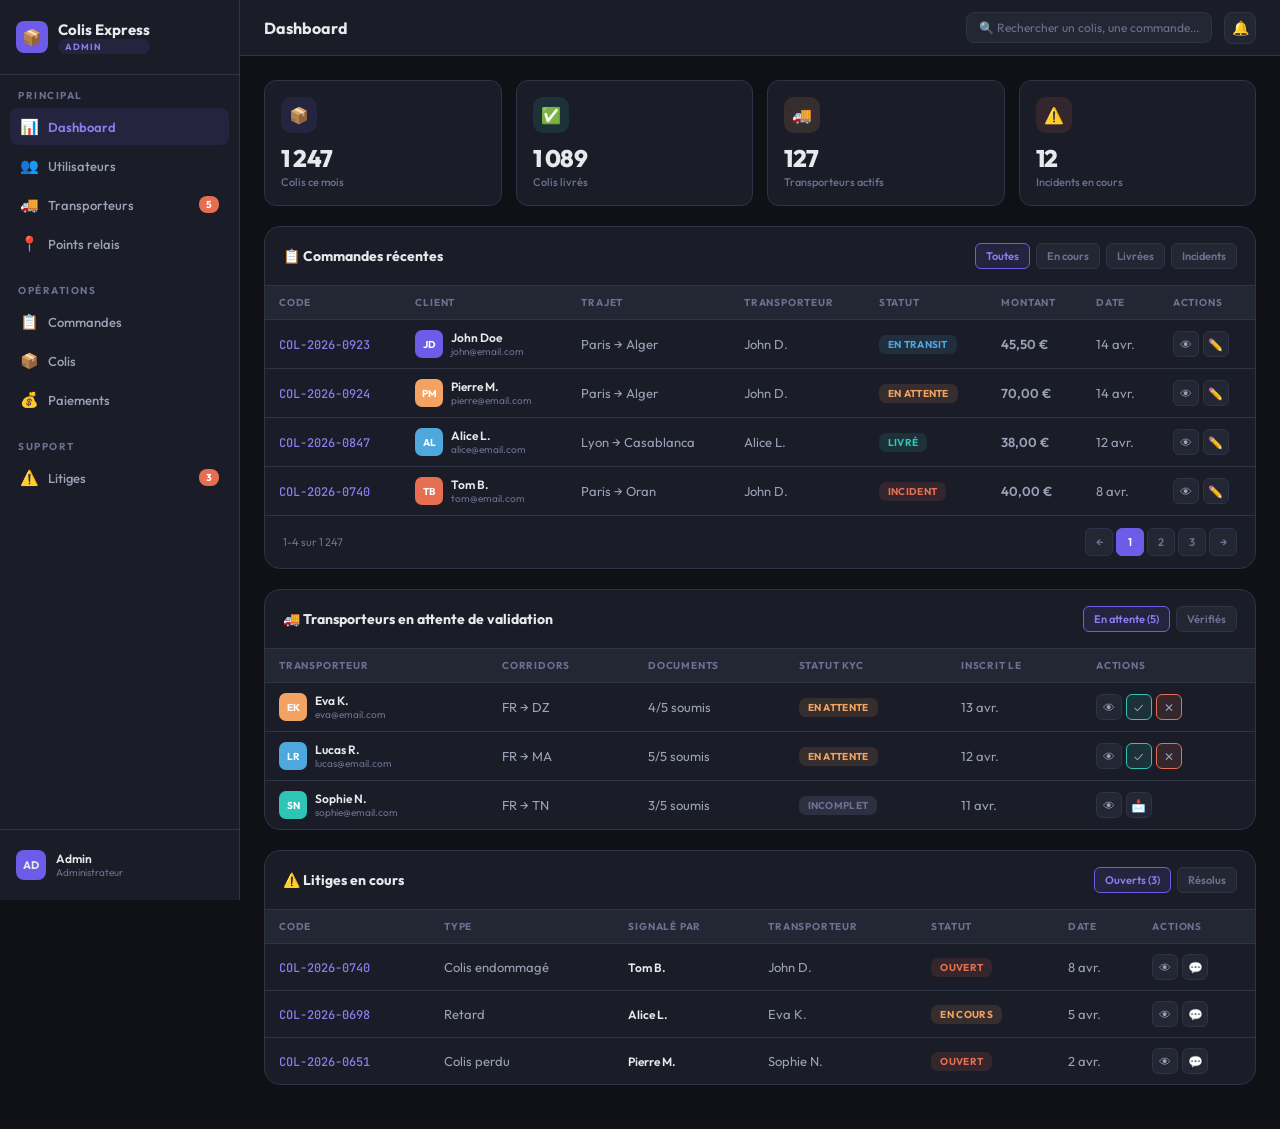
<file: maquettes/mvp_dashboard_admin.html>
<!DOCTYPE html>
<html lang="fr">
<head>
<meta charset="UTF-8">
<meta name="viewport" content="width=device-width, initial-scale=1.0">
<title>MVP — Dashboard Administrateur (CSHTML)</title>
<link href="https://fonts.googleapis.com/css2?family=Outfit:wght@300;400;500;600;700;800;900&family=JetBrains+Mono:wght@400;500;600&display=swap" rel="stylesheet">
<style>
:root {
  --bg: #0F1117; --surface: #1A1D27; --surface-2: #232734; --surface-3: #2C3041;
  --border: #2E3345; --border-light: #3A3F52;
  --text: #E8E9ED; --text-2: #9BA1B7; --text-3: #6B7190;
  --primary: #6C5CE7; --primary-light: #8B7CF0; --primary-bg: rgba(108,92,231,0.12);
  --accent: #F4A261; --accent-bg: rgba(244,162,97,0.12);
  --success: #2EC4B6; --success-bg: rgba(46,196,182,0.12);
  --warning: #E76F51; --warning-bg: rgba(231,111,81,0.12);
  --info: #4EA8DE; --info-bg: rgba(78,168,222,0.12);
  --radius-sm: 8px; --radius-md: 12px; --radius-lg: 16px;
}
* { margin: 0; padding: 0; box-sizing: border-box; }
body { font-family: 'Outfit', sans-serif; background: var(--bg); color: var(--text); min-height: 100vh; }

.layout { display: flex; min-height: 100vh; }

/* Sidebar */
.sidebar { width: 240px; background: var(--surface); border-right: 1px solid var(--border); display: flex; flex-direction: column; flex-shrink: 0; position: sticky; top: 0; height: 100vh; }
.sidebar-logo { padding: 20px 16px; display: flex; align-items: center; gap: 10px; border-bottom: 1px solid var(--border); }
.sidebar-logo-icon { width: 32px; height: 32px; background: var(--primary); border-radius: 8px; display: flex; align-items: center; justify-content: center; font-size: 16px; }
.sidebar-logo-text { font-size: 15px; font-weight: 700; }
.sidebar-logo-badge { font-size: 9px; font-weight: 700; background: var(--primary-bg); color: var(--primary-light); padding: 2px 7px; border-radius: 8px; text-transform: uppercase; letter-spacing: 1px; }

.sidebar-section { padding: 14px 10px 6px; }
.sidebar-section-title { font-size: 10px; font-weight: 700; color: var(--text-3); text-transform: uppercase; letter-spacing: 1.5px; padding: 0 8px; margin-bottom: 6px; }
.sidebar-item { display: flex; align-items: center; gap: 10px; padding: 9px 10px; border-radius: var(--radius-sm); font-size: 13px; font-weight: 500; color: var(--text-2); cursor: pointer; margin-bottom: 2px; }
.sidebar-item:hover { background: var(--surface-2); color: var(--text); }
.sidebar-item.active { background: var(--primary-bg); color: var(--primary-light); font-weight: 600; }
.sidebar-item-icon { font-size: 15px; width: 18px; text-align: center; }
.sidebar-item-badge { margin-left: auto; font-size: 10px; font-weight: 700; background: var(--warning); color: white; padding: 2px 7px; border-radius: 8px; }

.sidebar-bottom { margin-top: auto; padding: 14px 10px; border-top: 1px solid var(--border); }
.sidebar-user { display: flex; align-items: center; gap: 10px; padding: 6px; }
.sidebar-user-av { width: 30px; height: 30px; background: var(--primary); border-radius: 8px; display: flex; align-items: center; justify-content: center; font-size: 11px; font-weight: 700; }
.sidebar-user-name { font-size: 12px; font-weight: 600; }
.sidebar-user-role { font-size: 10px; color: var(--text-3); }

/* Main */
.main { flex: 1; overflow-x: hidden; }
.topbar { height: 56px; background: var(--surface); border-bottom: 1px solid var(--border); display: flex; align-items: center; padding: 0 24px; gap: 12px; position: sticky; top: 0; z-index: 10; }
.topbar-title { font-size: 16px; font-weight: 700; }
.topbar-spacer { flex: 1; }
.topbar-search { display: flex; align-items: center; gap: 6px; padding: 7px 12px; background: var(--surface-2); border: 1px solid var(--border); border-radius: var(--radius-sm); font-size: 12px; color: var(--text-3); min-width: 200px; }
.topbar-btn { width: 32px; height: 32px; background: var(--surface-2); border: 1px solid var(--border); border-radius: var(--radius-sm); display: flex; align-items: center; justify-content: center; font-size: 14px; cursor: pointer; }

.page { padding: 24px; }

/* KPI */
.kpi-row { display: grid; grid-template-columns: repeat(4, 1fr); gap: 14px; margin-bottom: 20px; }
.kpi { background: var(--surface); border: 1px solid var(--border); border-radius: var(--radius-md); padding: 16px; }
.kpi-icon { width: 36px; height: 36px; border-radius: 10px; display: flex; align-items: center; justify-content: center; font-size: 16px; margin-bottom: 10px; }
.kpi-value { font-size: 24px; font-weight: 800; letter-spacing: -0.5px; margin-bottom: 2px; }
.kpi-label { font-size: 11px; color: var(--text-3); font-weight: 500; }

/* Table */
.table-card { background: var(--surface); border: 1px solid var(--border); border-radius: var(--radius-lg); overflow: hidden; margin-bottom: 20px; }
.table-header { display: flex; justify-content: space-between; align-items: center; padding: 16px 18px; border-bottom: 1px solid var(--border); }
.table-title { font-size: 14px; font-weight: 700; }
.table-filters { display: flex; gap: 6px; }
.filter-btn { padding: 5px 10px; border-radius: 6px; font-size: 11px; font-weight: 600; background: var(--surface-2); color: var(--text-3); border: 1px solid var(--border); cursor: pointer; font-family: inherit; }
.filter-btn.active { background: var(--primary-bg); color: var(--primary-light); border-color: var(--primary); }

table { width: 100%; border-collapse: collapse; }
thead th { padding: 10px 14px; text-align: left; font-size: 10px; font-weight: 700; color: var(--text-3); text-transform: uppercase; letter-spacing: 0.8px; border-bottom: 1px solid var(--border); background: var(--surface-2); }
tbody td { padding: 10px 14px; font-size: 13px; color: var(--text-2); border-bottom: 1px solid var(--border); }
tbody tr:hover { background: var(--surface-2); }
tbody tr:last-child td { border-bottom: none; }

.t-user { display: flex; align-items: center; gap: 8px; }
.t-av { width: 28px; height: 28px; border-radius: 7px; display: flex; align-items: center; justify-content: center; font-size: 10px; font-weight: 700; color: white; }
.t-name { font-size: 12px; font-weight: 600; color: var(--text); }
.t-email { font-size: 10px; color: var(--text-3); }
.t-code { font-family: 'JetBrains Mono', monospace; font-size: 12px; color: var(--primary-light); font-weight: 500; }
.t-badge { display: inline-block; padding: 3px 9px; border-radius: 7px; font-size: 10px; font-weight: 700; text-transform: uppercase; letter-spacing: 0.3px; }
.t-badge.active { background: var(--success-bg); color: var(--success); }
.t-badge.pending { background: var(--accent-bg); color: var(--accent); }
.t-badge.transit { background: var(--info-bg); color: var(--info); }
.t-badge.delivered { background: var(--success-bg); color: var(--success); }
.t-badge.incident { background: var(--warning-bg); color: var(--warning); }
.t-badge.incomplete { background: var(--surface-3); color: var(--text-3); }

.t-actions { display: flex; gap: 4px; }
.t-action { width: 26px; height: 26px; border-radius: 6px; display: flex; align-items: center; justify-content: center; font-size: 12px; background: var(--surface-2); border: 1px solid var(--border); cursor: pointer; }
.t-action.approve { background: var(--success-bg); border-color: var(--success); }
.t-action.reject { background: var(--warning-bg); border-color: var(--warning); }

.table-pag { display: flex; justify-content: space-between; align-items: center; padding: 12px 18px; border-top: 1px solid var(--border); }
.table-pag-info { font-size: 11px; color: var(--text-3); }
.table-pag-btns { display: flex; gap: 3px; }
.table-pag-btn { width: 28px; height: 28px; border-radius: 6px; display: flex; align-items: center; justify-content: center; font-size: 11px; font-weight: 600; background: var(--surface-2); border: 1px solid var(--border); color: var(--text-3); cursor: pointer; font-family: inherit; }
.table-pag-btn.active { background: var(--primary); border-color: var(--primary); color: white; }
</style>
</head>
<body>

<div class="layout">

  <!-- SIDEBAR MVP -->
  <aside class="sidebar">
    <div class="sidebar-logo">
      <div class="sidebar-logo-icon">📦</div>
      <div><div class="sidebar-logo-text">Colis Express</div><div class="sidebar-logo-badge">Admin</div></div>
    </div>

    <div class="sidebar-section">
      <div class="sidebar-section-title">Principal</div>
      <div class="sidebar-item active"><span class="sidebar-item-icon">📊</span>Dashboard</div>
      <div class="sidebar-item"><span class="sidebar-item-icon">👥</span>Utilisateurs</div>
      <div class="sidebar-item"><span class="sidebar-item-icon">🚚</span>Transporteurs<span class="sidebar-item-badge">5</span></div>
      <div class="sidebar-item"><span class="sidebar-item-icon">📍</span>Points relais</div>
    </div>

    <div class="sidebar-section">
      <div class="sidebar-section-title">Opérations</div>
      <div class="sidebar-item"><span class="sidebar-item-icon">📋</span>Commandes</div>
      <div class="sidebar-item"><span class="sidebar-item-icon">📦</span>Colis</div>
      <div class="sidebar-item"><span class="sidebar-item-icon">💰</span>Paiements</div>
    </div>

    <div class="sidebar-section">
      <div class="sidebar-section-title">Support</div>
      <div class="sidebar-item"><span class="sidebar-item-icon">⚠️</span>Litiges<span class="sidebar-item-badge">3</span></div>
    </div>

    <div class="sidebar-bottom">
      <div class="sidebar-user">
        <div class="sidebar-user-av">AD</div>
        <div><div class="sidebar-user-name">Admin</div><div class="sidebar-user-role">Administrateur</div></div>
      </div>
    </div>
  </aside>

  <!-- MAIN -->
  <main class="main">
    <div class="topbar">
      <div class="topbar-title">Dashboard</div>
      <div class="topbar-spacer"></div>
      <div class="topbar-search">🔍 Rechercher un colis, une commande...</div>
      <div class="topbar-btn">🔔</div>
    </div>

    <div class="page">

      <!-- KPI -->
      <div class="kpi-row">
        <div class="kpi">
          <div class="kpi-icon" style="background:var(--primary-bg);">📦</div>
          <div class="kpi-value">1 247</div>
          <div class="kpi-label">Colis ce mois</div>
        </div>
        <div class="kpi">
          <div class="kpi-icon" style="background:var(--success-bg);">✅</div>
          <div class="kpi-value">1 089</div>
          <div class="kpi-label">Colis livrés</div>
        </div>
        <div class="kpi">
          <div class="kpi-icon" style="background:var(--accent-bg);">🚚</div>
          <div class="kpi-value">127</div>
          <div class="kpi-label">Transporteurs actifs</div>
        </div>
        <div class="kpi">
          <div class="kpi-icon" style="background:var(--warning-bg);">⚠️</div>
          <div class="kpi-value">12</div>
          <div class="kpi-label">Incidents en cours</div>
        </div>
      </div>

      <!-- Commandes récentes -->
      <div class="table-card">
        <div class="table-header">
          <div class="table-title">📋 Commandes récentes</div>
          <div class="table-filters">
            <button class="filter-btn active">Toutes</button>
            <button class="filter-btn">En cours</button>
            <button class="filter-btn">Livrées</button>
            <button class="filter-btn">Incidents</button>
          </div>
        </div>
        <table>
          <thead><tr><th>Code</th><th>Client</th><th>Trajet</th><th>Transporteur</th><th>Statut</th><th>Montant</th><th>Date</th><th>Actions</th></tr></thead>
          <tbody>
            <tr>
              <td><span class="t-code">COL-2026-0923</span></td>
              <td><div class="t-user"><div class="t-av" style="background:#6C5CE7;">JD</div><div><div class="t-name">John Doe</div><div class="t-email">john@email.com</div></div></div></td>
              <td>Paris → Alger</td><td>John D.</td>
              <td><span class="t-badge transit">En transit</span></td>
              <td style="font-weight:600;">45,50 €</td><td>14 avr.</td>
              <td><div class="t-actions"><div class="t-action">👁</div><div class="t-action">✏️</div></div></td>
            </tr>
            <tr>
              <td><span class="t-code">COL-2026-0924</span></td>
              <td><div class="t-user"><div class="t-av" style="background:#F4A261;">PM</div><div><div class="t-name">Pierre M.</div><div class="t-email">pierre@email.com</div></div></div></td>
              <td>Paris → Alger</td><td>John D.</td>
              <td><span class="t-badge pending">En attente</span></td>
              <td style="font-weight:600;">70,00 €</td><td>14 avr.</td>
              <td><div class="t-actions"><div class="t-action">👁</div><div class="t-action">✏️</div></div></td>
            </tr>
            <tr>
              <td><span class="t-code">COL-2026-0847</span></td>
              <td><div class="t-user"><div class="t-av" style="background:#4EA8DE;">AL</div><div><div class="t-name">Alice L.</div><div class="t-email">alice@email.com</div></div></div></td>
              <td>Lyon → Casablanca</td><td>Alice L.</td>
              <td><span class="t-badge delivered">Livré</span></td>
              <td style="font-weight:600;">38,00 €</td><td>12 avr.</td>
              <td><div class="t-actions"><div class="t-action">👁</div><div class="t-action">✏️</div></div></td>
            </tr>
            <tr>
              <td><span class="t-code">COL-2026-0740</span></td>
              <td><div class="t-user"><div class="t-av" style="background:#E76F51;">TB</div><div><div class="t-name">Tom B.</div><div class="t-email">tom@email.com</div></div></div></td>
              <td>Paris → Oran</td><td>John D.</td>
              <td><span class="t-badge incident">Incident</span></td>
              <td style="font-weight:600;">40,00 €</td><td>8 avr.</td>
              <td><div class="t-actions"><div class="t-action">👁</div><div class="t-action">✏️</div></div></td>
            </tr>
          </tbody>
        </table>
        <div class="table-pag">
          <div class="table-pag-info">1-4 sur 1 247</div>
          <div class="table-pag-btns"><button class="table-pag-btn">←</button><button class="table-pag-btn active">1</button><button class="table-pag-btn">2</button><button class="table-pag-btn">3</button><button class="table-pag-btn">→</button></div>
        </div>
      </div>

      <!-- Transporteurs à valider -->
      <div class="table-card">
        <div class="table-header">
          <div class="table-title">🚚 Transporteurs en attente de validation</div>
          <div class="table-filters">
            <button class="filter-btn active">En attente (5)</button>
            <button class="filter-btn">Vérifiés</button>
          </div>
        </div>
        <table>
          <thead><tr><th>Transporteur</th><th>Corridors</th><th>Documents</th><th>Statut KYC</th><th>Inscrit le</th><th>Actions</th></tr></thead>
          <tbody>
            <tr>
              <td><div class="t-user"><div class="t-av" style="background:#F4A261;">EK</div><div><div class="t-name">Eva K.</div><div class="t-email">eva@email.com</div></div></div></td>
              <td>FR → DZ</td><td>4/5 soumis</td>
              <td><span class="t-badge pending">En attente</span></td><td>13 avr.</td>
              <td><div class="t-actions"><div class="t-action">👁</div><div class="t-action approve">✓</div><div class="t-action reject">✕</div></div></td>
            </tr>
            <tr>
              <td><div class="t-user"><div class="t-av" style="background:#4EA8DE;">LR</div><div><div class="t-name">Lucas R.</div><div class="t-email">lucas@email.com</div></div></div></td>
              <td>FR → MA</td><td>5/5 soumis</td>
              <td><span class="t-badge pending">En attente</span></td><td>12 avr.</td>
              <td><div class="t-actions"><div class="t-action">👁</div><div class="t-action approve">✓</div><div class="t-action reject">✕</div></div></td>
            </tr>
            <tr>
              <td><div class="t-user"><div class="t-av" style="background:#2EC4B6;">SN</div><div><div class="t-name">Sophie N.</div><div class="t-email">sophie@email.com</div></div></div></td>
              <td>FR → TN</td><td>3/5 soumis</td>
              <td><span class="t-badge incomplete">Incomplet</span></td><td>11 avr.</td>
              <td><div class="t-actions"><div class="t-action">👁</div><div class="t-action">📩</div></div></td>
            </tr>
          </tbody>
        </table>
      </div>

      <!-- Litiges -->
      <div class="table-card">
        <div class="table-header">
          <div class="table-title">⚠️ Litiges en cours</div>
          <div class="table-filters">
            <button class="filter-btn active">Ouverts (3)</button>
            <button class="filter-btn">Résolus</button>
          </div>
        </div>
        <table>
          <thead><tr><th>Code</th><th>Type</th><th>Signalé par</th><th>Transporteur</th><th>Statut</th><th>Date</th><th>Actions</th></tr></thead>
          <tbody>
            <tr>
              <td><span class="t-code">COL-2026-0740</span></td><td>Colis endommagé</td>
              <td><div class="t-name">Tom B.</div></td><td>John D.</td>
              <td><span class="t-badge incident">Ouvert</span></td><td>8 avr.</td>
              <td><div class="t-actions"><div class="t-action">👁</div><div class="t-action">💬</div></div></td>
            </tr>
            <tr>
              <td><span class="t-code">COL-2026-0698</span></td><td>Retard</td>
              <td><div class="t-name">Alice L.</div></td><td>Eva K.</td>
              <td><span class="t-badge pending">En cours</span></td><td>5 avr.</td>
              <td><div class="t-actions"><div class="t-action">👁</div><div class="t-action">💬</div></div></td>
            </tr>
            <tr>
              <td><span class="t-code">COL-2026-0651</span></td><td>Colis perdu</td>
              <td><div class="t-name">Pierre M.</div></td><td>Sophie N.</td>
              <td><span class="t-badge incident">Ouvert</span></td><td>2 avr.</td>
              <td><div class="t-actions"><div class="t-action">👁</div><div class="t-action">💬</div></div></td>
            </tr>
          </tbody>
        </table>
      </div>

    </div>
  </main>
</div>

</body>
</html>
</file>
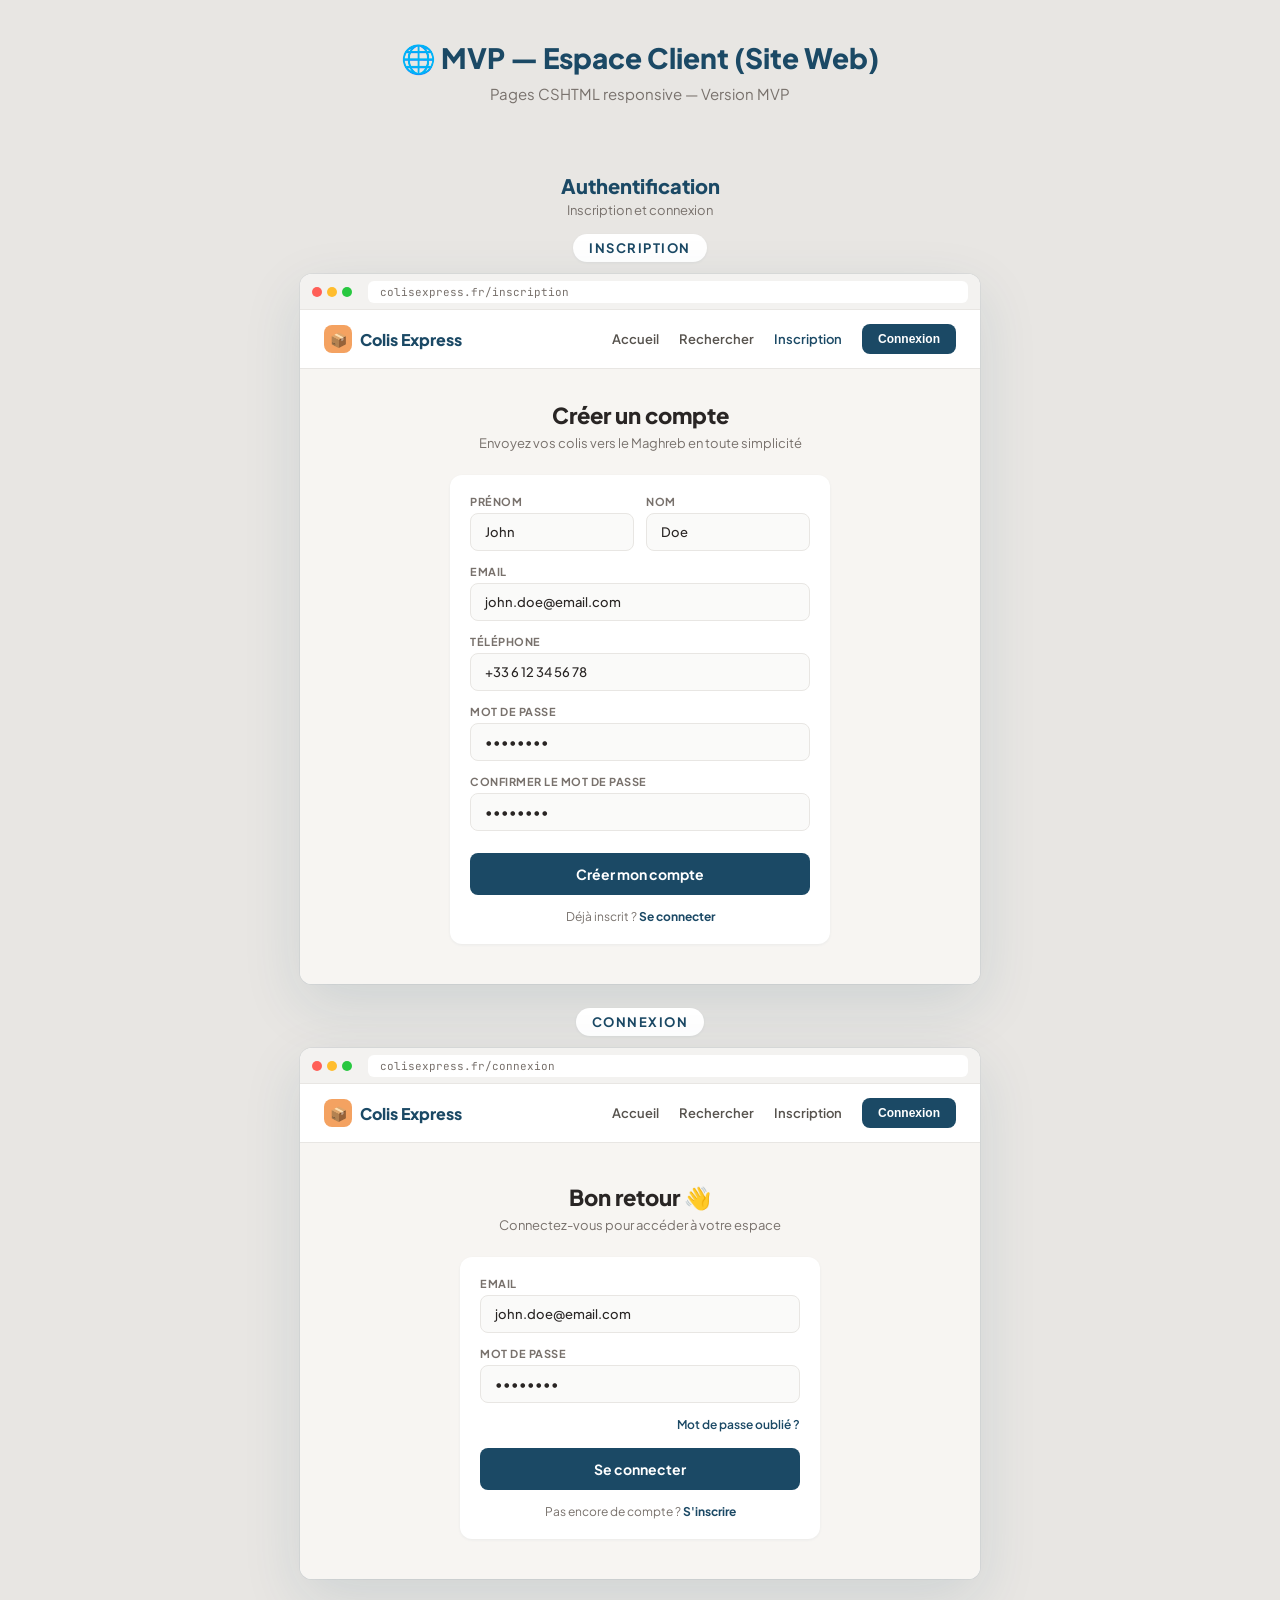
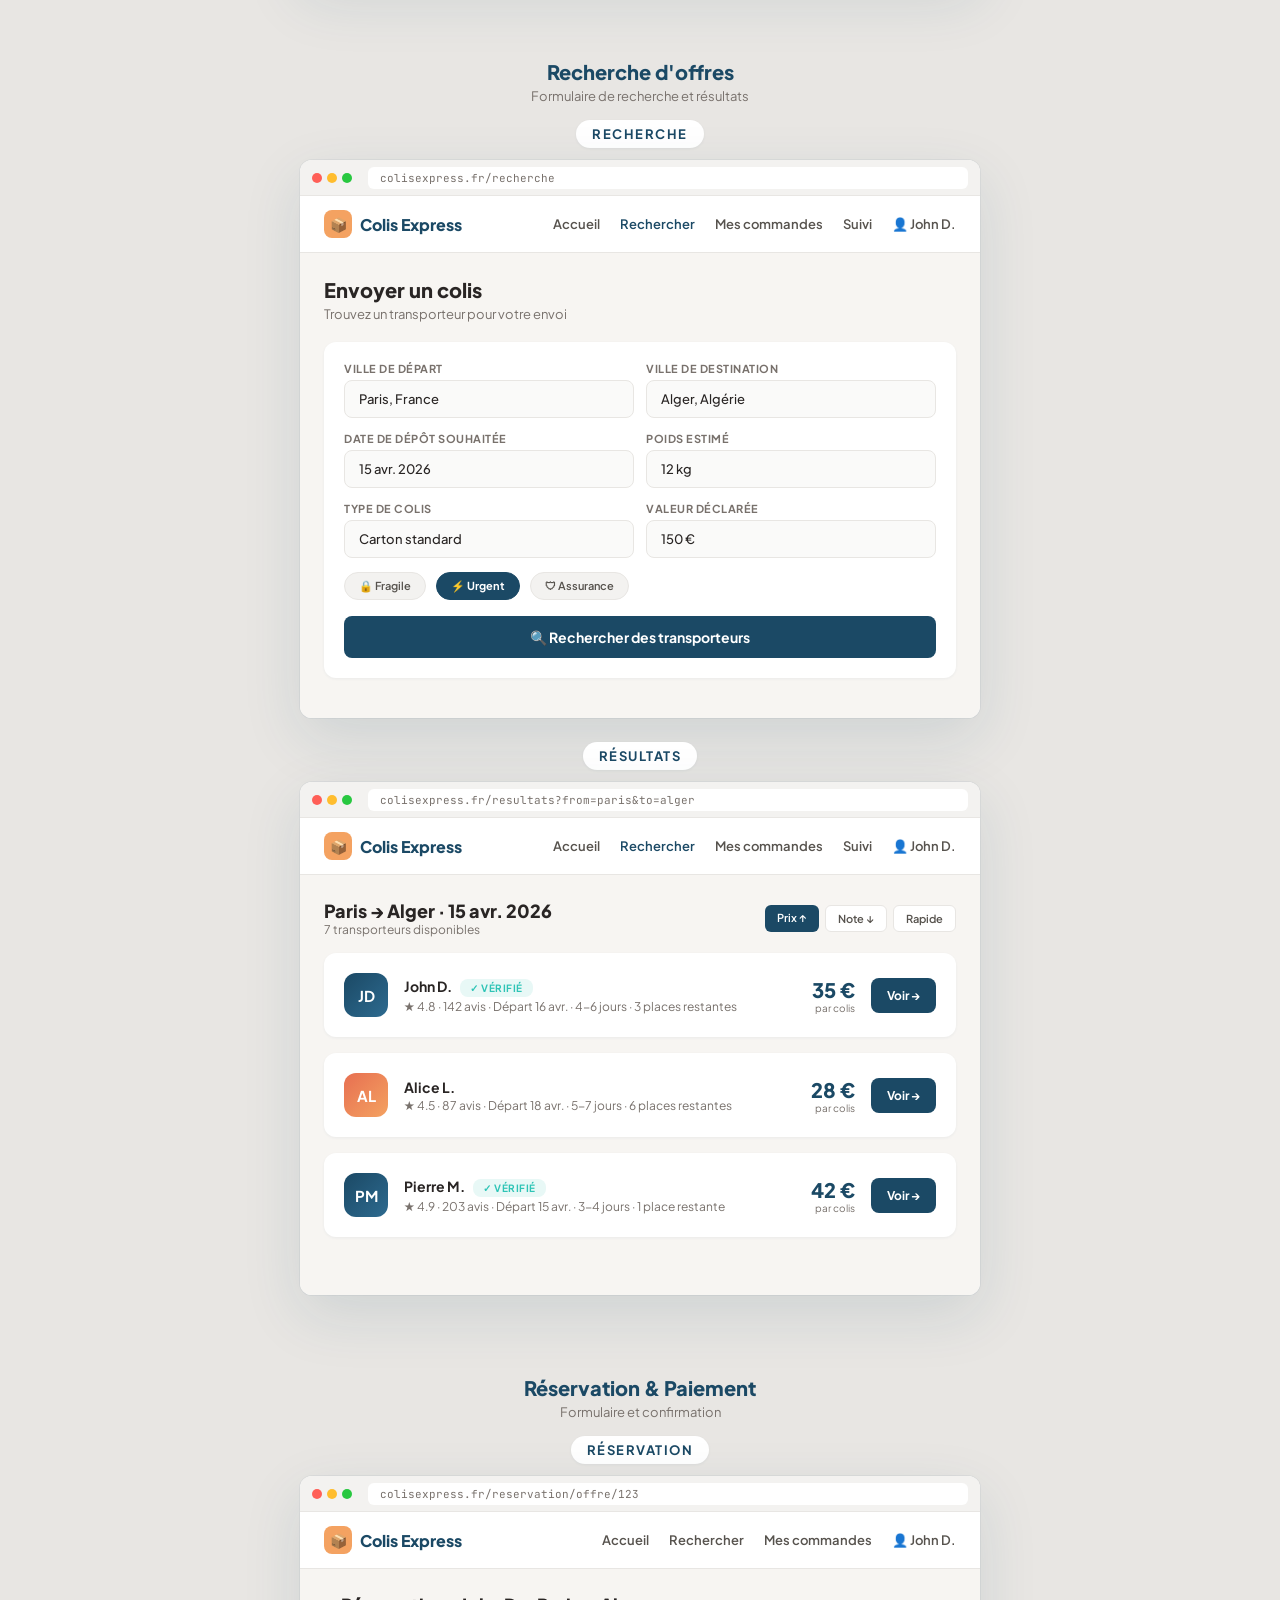
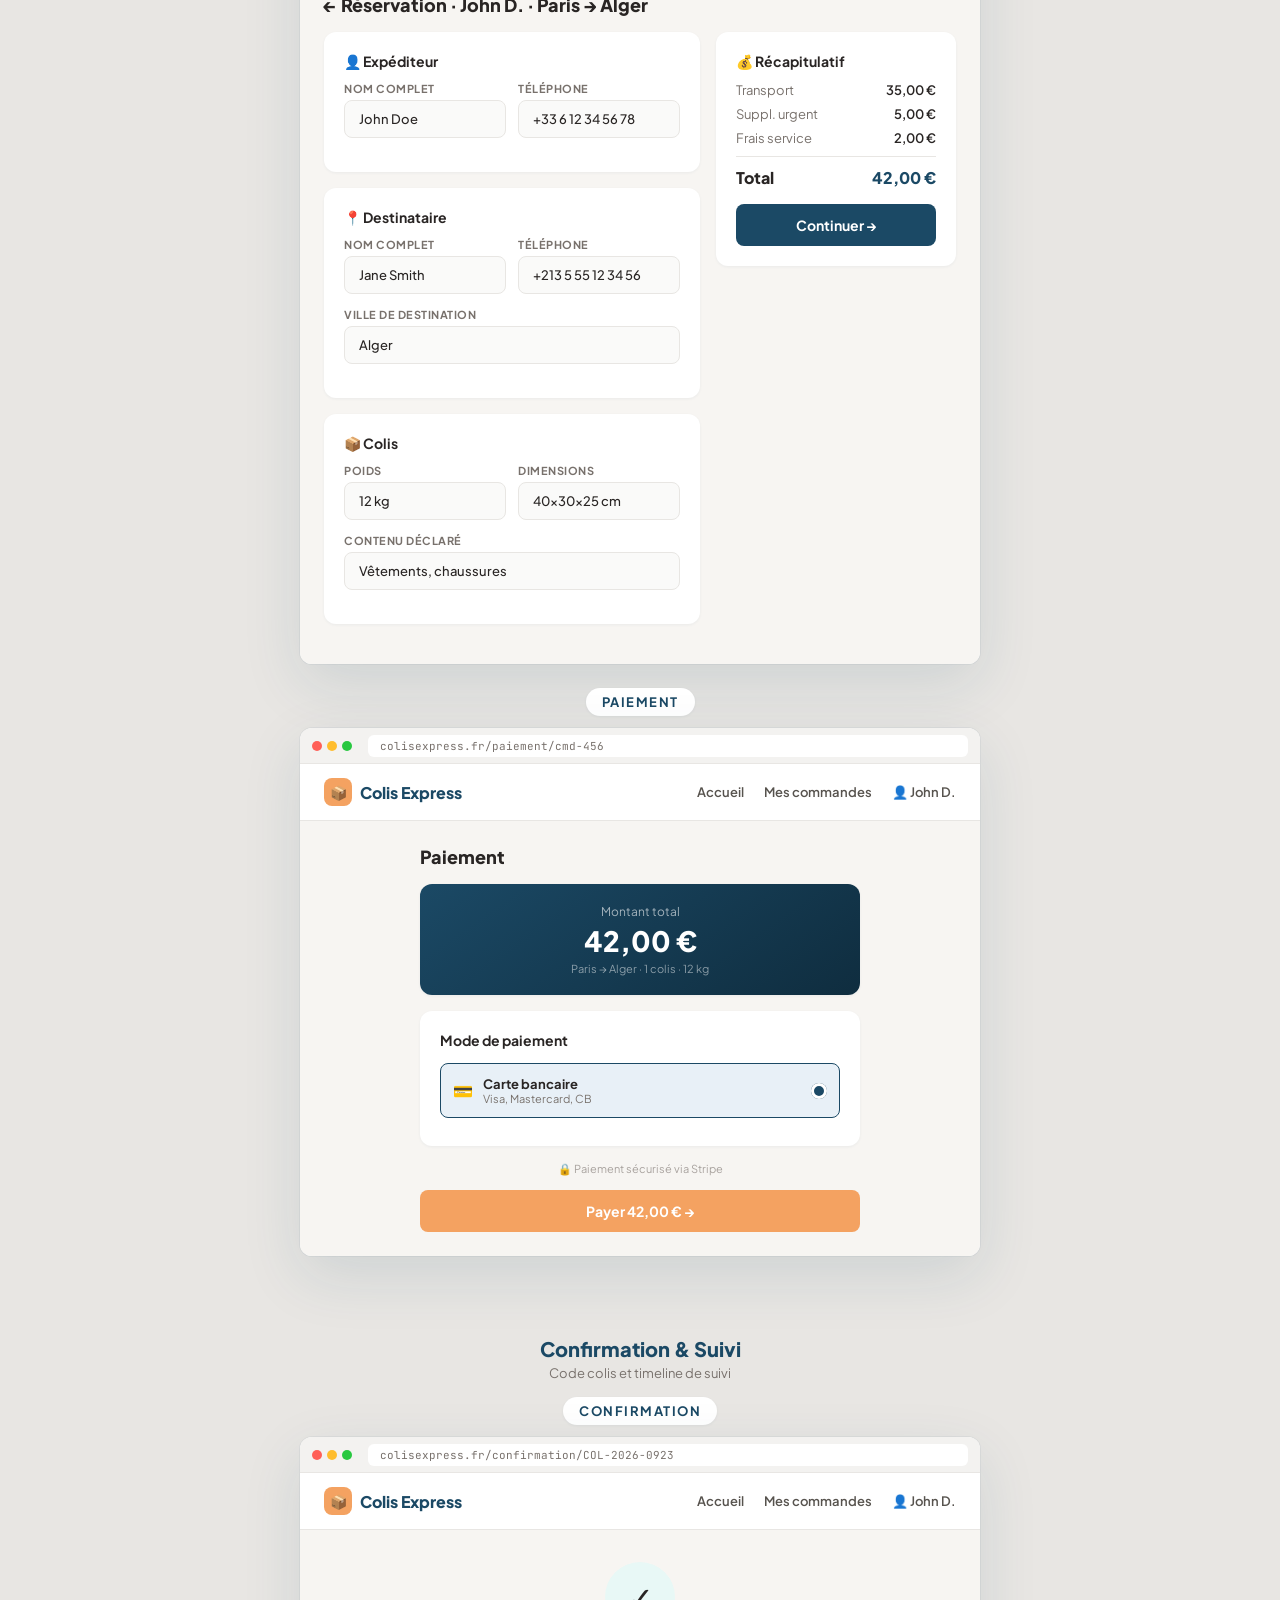
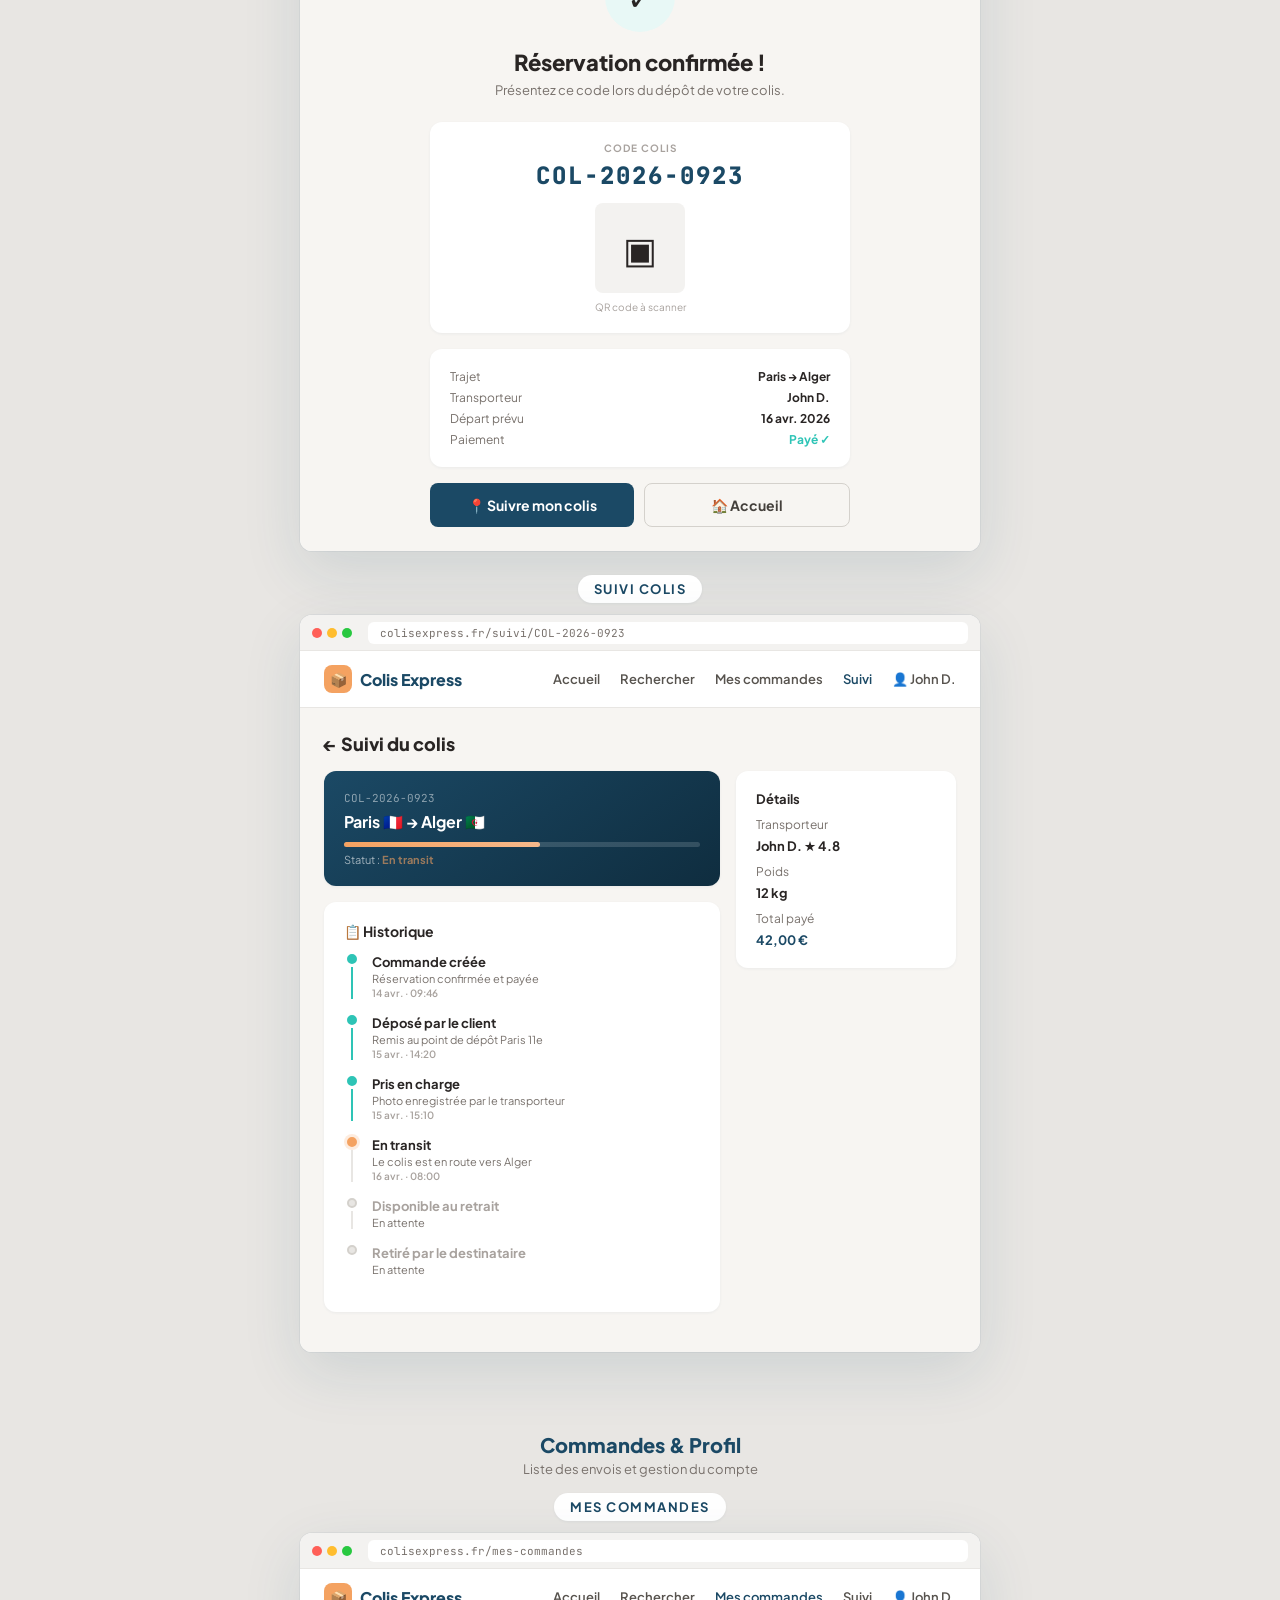
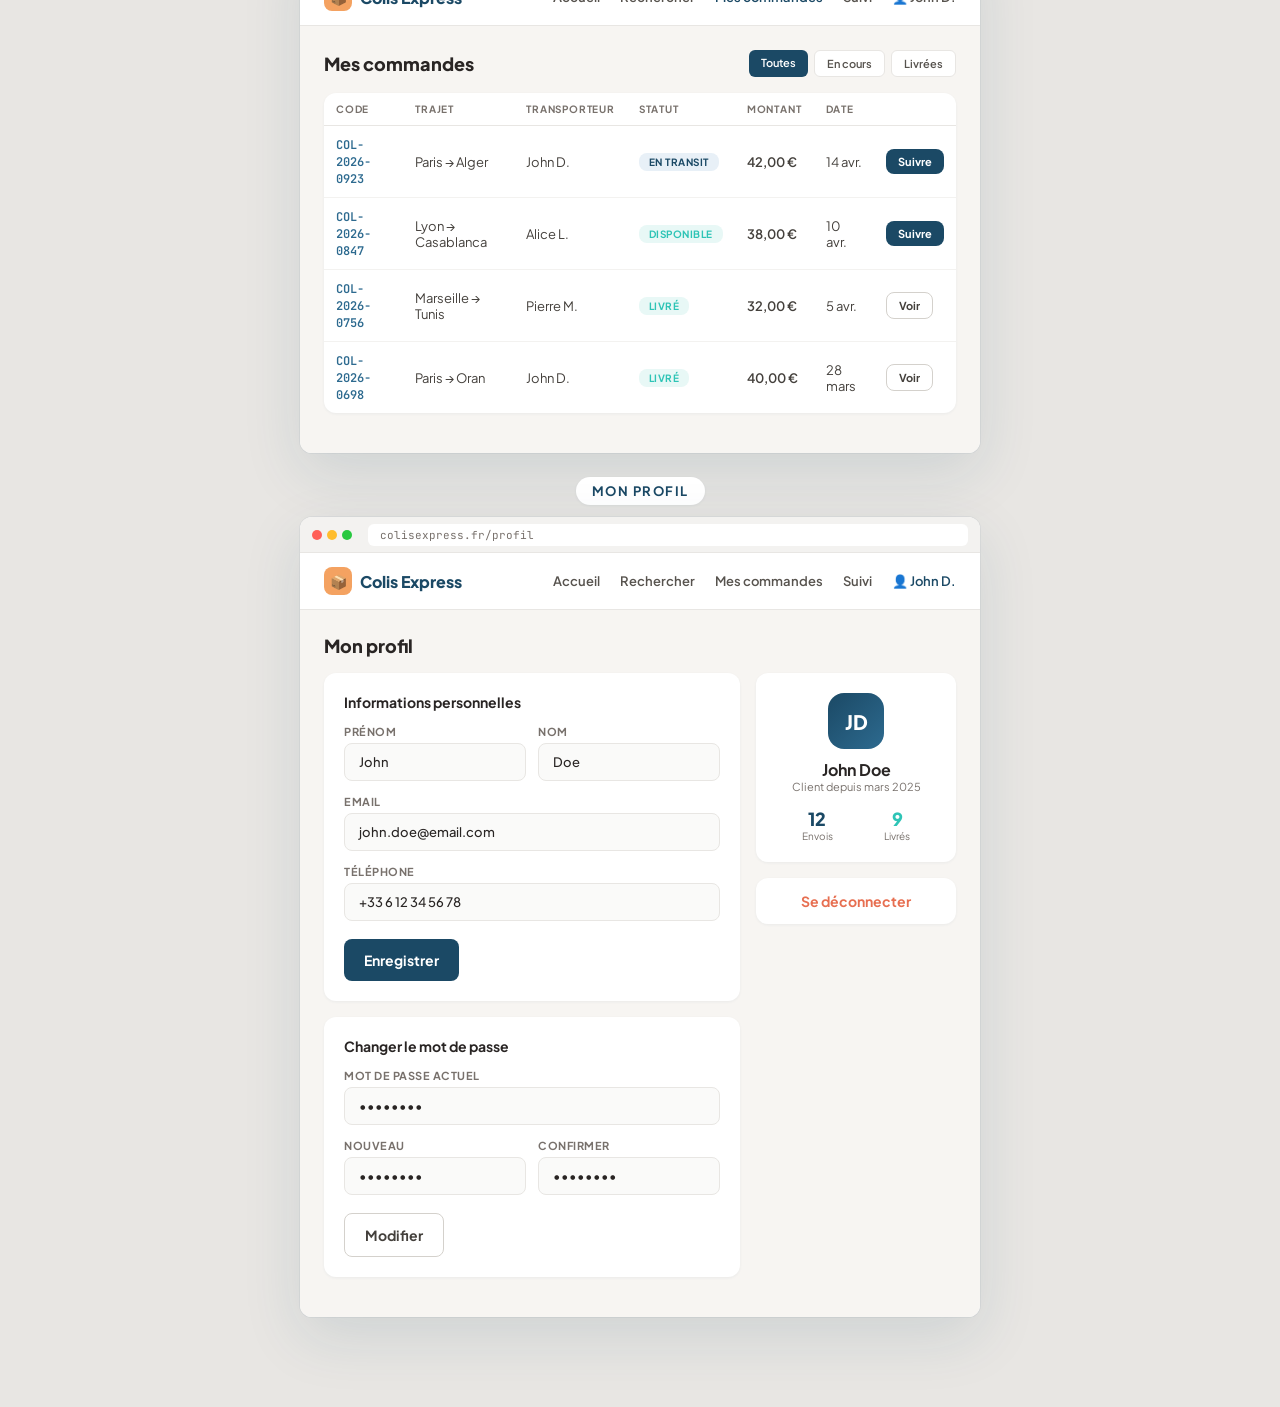
<file: maquettes/mvp_espace_client_web.html>
<!DOCTYPE html>
<html lang="fr">
<head>
<meta charset="UTF-8">
<meta name="viewport" content="width=device-width, initial-scale=1.0">
<title>MVP — Espace Client (Site Web CSHTML)</title>
<link href="https://fonts.googleapis.com/css2?family=Plus+Jakarta+Sans:wght@300;400;500;600;700;800&family=JetBrains+Mono:wght@400;500;600&display=swap" rel="stylesheet">
<style>
:root {
  --primary: #1B4965;
  --primary-light: #2D6A8F;
  --primary-dark: #0F2D3F;
  --accent: #F4A261;
  --accent-light: #F6B98B;
  --success: #2EC4B6;
  --success-light: #E8F8F6;
  --warning: #E76F51;
  --bg: #F7F5F2;
  --white: #FFFFFF;
  --gray-50: #FAFAF9;
  --gray-100: #F3F2F0;
  --gray-200: #E8E6E3;
  --gray-300: #D4D1CC;
  --gray-400: #A8A29E;
  --gray-500: #78716C;
  --gray-600: #57534E;
  --gray-700: #44403C;
  --gray-800: #292524;
  --gray-900: #1C1917;
  --shadow-sm: 0 1px 3px rgba(27,73,101,0.06);
  --shadow-md: 0 4px 12px rgba(27,73,101,0.08);
  --shadow-lg: 0 8px 30px rgba(27,73,101,0.12);
  --radius-sm: 8px;
  --radius-md: 12px;
  --radius-lg: 16px;
}

* { margin: 0; padding: 0; box-sizing: border-box; }

body {
  font-family: 'Plus Jakarta Sans', sans-serif;
  background: #E8E6E3;
  color: var(--gray-800);
  min-height: 100vh;
  padding: 40px 20px;
}

h1.page-title {
  text-align: center;
  font-size: 28px;
  font-weight: 800;
  color: var(--primary);
  margin-bottom: 8px;
}
p.page-subtitle {
  text-align: center;
  font-size: 15px;
  color: var(--gray-500);
  margin-bottom: 40px;
}

.section-divider {
  padding: 30px 0 16px;
  text-align: center;
}
.section-divider h2 {
  font-size: 20px;
  font-weight: 800;
  color: var(--primary);
  margin-bottom: 4px;
}
.section-divider p {
  font-size: 13px;
  color: var(--gray-500);
}

.screens-row {
  display: flex;
  gap: 24px;
  justify-content: center;
  flex-wrap: wrap;
  margin-bottom: 50px;
}

.screen-wrapper {
  display: flex;
  flex-direction: column;
  align-items: center;
}
.screen-label {
  font-size: 13px;
  font-weight: 700;
  color: var(--primary);
  text-transform: uppercase;
  letter-spacing: 1.5px;
  margin-bottom: 12px;
  background: var(--white);
  padding: 6px 16px;
  border-radius: 20px;
  box-shadow: var(--shadow-sm);
}

/* Browser frame for web pages */
.browser-frame {
  width: 680px;
  min-height: 500px;
  background: var(--white);
  border-radius: 12px;
  box-shadow: 0 20px 60px rgba(27,73,101,0.12), 0 0 0 1px rgba(27,73,101,0.05);
  overflow: hidden;
  display: flex;
  flex-direction: column;
}
.browser-bar {
  height: 36px;
  background: var(--gray-100);
  border-bottom: 1px solid var(--gray-200);
  display: flex;
  align-items: center;
  padding: 0 12px;
  gap: 8px;
  flex-shrink: 0;
}
.browser-dots {
  display: flex;
  gap: 5px;
}
.browser-dot {
  width: 10px;
  height: 10px;
  border-radius: 50%;
}
.browser-dot.red { background: #FF5F57; }
.browser-dot.yellow { background: #FFBD2E; }
.browser-dot.green { background: #28C840; }
.browser-url {
  flex: 1;
  margin-left: 8px;
  padding: 4px 12px;
  background: var(--white);
  border-radius: 6px;
  font-size: 11px;
  color: var(--gray-500);
  font-family: 'JetBrains Mono', monospace;
}
.browser-content {
  flex: 1;
  overflow-y: auto;
}

/* ============================================ */
/* NAVBAR WEB                                   */
/* ============================================ */
.web-nav {
  display: flex;
  align-items: center;
  padding: 14px 24px;
  border-bottom: 1px solid var(--gray-200);
  background: var(--white);
}
.web-nav-logo {
  display: flex;
  align-items: center;
  gap: 8px;
  font-size: 16px;
  font-weight: 800;
  color: var(--primary);
}
.web-nav-logo-icon {
  width: 28px;
  height: 28px;
  background: var(--accent);
  border-radius: 8px;
  display: flex;
  align-items: center;
  justify-content: center;
  font-size: 14px;
}
.web-nav-links {
  display: flex;
  gap: 20px;
  margin-left: auto;
  align-items: center;
}
.web-nav-link {
  font-size: 13px;
  font-weight: 600;
  color: var(--gray-600);
  text-decoration: none;
}
.web-nav-link.active {
  color: var(--primary);
}
.web-nav-btn {
  padding: 8px 16px;
  background: var(--primary);
  color: white;
  border-radius: var(--radius-sm);
  font-size: 12px;
  font-weight: 700;
  border: none;
  cursor: pointer;
}

/* ============================================ */
/* SHARED WEB COMPONENTS                        */
/* ============================================ */
.web-page { padding: 24px; background: var(--bg); min-height: 420px; }

.web-card {
  background: var(--white);
  border-radius: var(--radius-md);
  padding: 20px;
  box-shadow: var(--shadow-sm);
  margin-bottom: 16px;
}

.web-field {
  margin-bottom: 14px;
}
.web-field-label {
  font-size: 11px;
  font-weight: 700;
  color: var(--gray-500);
  text-transform: uppercase;
  letter-spacing: 0.5px;
  margin-bottom: 5px;
}
.web-field-input {
  width: 100%;
  padding: 10px 14px;
  background: var(--gray-50);
  border: 1.5px solid var(--gray-200);
  border-radius: var(--radius-sm);
  font-family: inherit;
  font-size: 13px;
  color: var(--gray-800);
  font-weight: 500;
}
.web-field-row {
  display: flex;
  gap: 12px;
}
.web-field-row .web-field { flex: 1; }

.web-btn {
  padding: 12px 20px;
  background: var(--primary);
  border: none;
  border-radius: var(--radius-sm);
  color: white;
  font-family: inherit;
  font-size: 14px;
  font-weight: 700;
  cursor: pointer;
  display: inline-flex;
  align-items: center;
  gap: 6px;
}
.web-btn.accent {
  background: var(--accent);
}
.web-btn.outline {
  background: transparent;
  border: 1.5px solid var(--gray-300);
  color: var(--gray-700);
}
.web-btn.full { width: 100%; justify-content: center; }

.web-badge {
  display: inline-block;
  padding: 3px 10px;
  border-radius: 8px;
  font-size: 10px;
  font-weight: 700;
  text-transform: uppercase;
  letter-spacing: 0.5px;
}
.web-badge.transit { background: #E8F0F7; color: var(--primary); }
.web-badge.ready { background: var(--success-light); color: var(--success); }
.web-badge.pending { background: #FEF0E4; color: #E08A3A; }
.web-badge.delivered { background: var(--success-light); color: var(--success); }
.web-badge.incident { background: #FFF5F3; color: var(--warning); }

.web-table {
  width: 100%;
  border-collapse: collapse;
}
.web-table thead th {
  padding: 10px 12px;
  text-align: left;
  font-size: 10px;
  font-weight: 700;
  color: var(--gray-500);
  text-transform: uppercase;
  letter-spacing: 0.8px;
  border-bottom: 1.5px solid var(--gray-200);
}
.web-table tbody td {
  padding: 10px 12px;
  font-size: 13px;
  color: var(--gray-700);
  border-bottom: 1px solid var(--gray-100);
}
.web-table tbody tr:last-child td { border-bottom: none; }

.web-code {
  font-family: 'JetBrains Mono', monospace;
  font-size: 12px;
  color: var(--primary-light);
  font-weight: 600;
}

/* Route dots */
.route-visual {
  display: flex;
  gap: 10px;
  align-items: center;
}
.route-dot-sm {
  width: 8px;
  height: 8px;
  border-radius: 50%;
}
.route-dot-sm.from { background: var(--primary); }
.route-dot-sm.to { background: var(--accent); }
.route-line-sm {
  width: 30px;
  height: 2px;
  background: var(--gray-300);
}

/* Timeline */
.timeline-item {
  display: flex;
  gap: 12px;
  padding-bottom: 16px;
}
.timeline-dot-col {
  display: flex;
  flex-direction: column;
  align-items: center;
  width: 16px;
  flex-shrink: 0;
}
.timeline-dot {
  width: 10px;
  height: 10px;
  border-radius: 50%;
  background: var(--gray-200);
  border: 2px solid var(--gray-300);
  z-index: 1;
  flex-shrink: 0;
}
.timeline-dot.active { background: var(--success); border-color: var(--success); }
.timeline-dot.current { background: var(--accent); border-color: var(--accent); box-shadow: 0 0 0 3px rgba(244,162,97,0.2); }
.timeline-line {
  width: 2px;
  flex: 1;
  background: var(--gray-200);
  margin-top: 3px;
}
.timeline-line.active { background: var(--success); }
.timeline-info { flex: 1; }
.timeline-title { font-size: 13px; font-weight: 700; color: var(--gray-800); margin-bottom: 2px; }
.timeline-desc { font-size: 11px; color: var(--gray-500); }
.timeline-time { font-size: 10px; color: var(--gray-400); margin-top: 2px; font-weight: 600; }
</style>
</head>
<body>

<h1 class="page-title">🌐 MVP — Espace Client (Site Web)</h1>
<p class="page-subtitle">Pages CSHTML responsive — Version MVP</p>

<!-- ================================================ -->
<!-- ROW 1 : Inscription + Connexion                  -->
<!-- ================================================ -->
<div class="section-divider">
  <h2>Authentification</h2>
  <p>Inscription et connexion</p>
</div>

<div class="screens-row">

  <!-- PAGE 1 : Inscription -->
  <div class="screen-wrapper">
    <div class="screen-label">Inscription</div>
    <div class="browser-frame">
      <div class="browser-bar">
        <div class="browser-dots"><div class="browser-dot red"></div><div class="browser-dot yellow"></div><div class="browser-dot green"></div></div>
        <div class="browser-url">colisexpress.fr/inscription</div>
      </div>
      <div class="browser-content">
        <div class="web-nav">
          <div class="web-nav-logo"><div class="web-nav-logo-icon">📦</div>Colis Express</div>
          <div class="web-nav-links">
            <a class="web-nav-link" href="#">Accueil</a>
            <a class="web-nav-link" href="#">Rechercher</a>
            <a class="web-nav-link active" href="#">Inscription</a>
            <button class="web-nav-btn">Connexion</button>
          </div>
        </div>
        <div class="web-page" style="display:flex;justify-content:center;padding-top:32px;">
          <div style="width:380px;">
            <h2 style="font-size:22px;font-weight:800;margin-bottom:6px;text-align:center;">Créer un compte</h2>
            <p style="font-size:13px;color:var(--gray-500);margin-bottom:24px;text-align:center;">Envoyez vos colis vers le Maghreb en toute simplicité</p>
            <div class="web-card">
              <div class="web-field-row">
                <div class="web-field">
                  <div class="web-field-label">Prénom</div>
                  <div class="web-field-input">John</div>
                </div>
                <div class="web-field">
                  <div class="web-field-label">Nom</div>
                  <div class="web-field-input">Doe</div>
                </div>
              </div>
              <div class="web-field">
                <div class="web-field-label">Email</div>
                <div class="web-field-input">john.doe@email.com</div>
              </div>
              <div class="web-field">
                <div class="web-field-label">Téléphone</div>
                <div class="web-field-input">+33 6 12 34 56 78</div>
              </div>
              <div class="web-field">
                <div class="web-field-label">Mot de passe</div>
                <div class="web-field-input">••••••••</div>
              </div>
              <div class="web-field">
                <div class="web-field-label">Confirmer le mot de passe</div>
                <div class="web-field-input">••••••••</div>
              </div>
              <button class="web-btn full" style="margin-top:8px;">Créer mon compte</button>
              <p style="font-size:12px;color:var(--gray-500);text-align:center;margin-top:14px;">Déjà inscrit ? <span style="color:var(--primary);font-weight:700;">Se connecter</span></p>
            </div>
          </div>
        </div>
      </div>
    </div>
  </div>

  <!-- PAGE 2 : Connexion -->
  <div class="screen-wrapper">
    <div class="screen-label">Connexion</div>
    <div class="browser-frame">
      <div class="browser-bar">
        <div class="browser-dots"><div class="browser-dot red"></div><div class="browser-dot yellow"></div><div class="browser-dot green"></div></div>
        <div class="browser-url">colisexpress.fr/connexion</div>
      </div>
      <div class="browser-content">
        <div class="web-nav">
          <div class="web-nav-logo"><div class="web-nav-logo-icon">📦</div>Colis Express</div>
          <div class="web-nav-links">
            <a class="web-nav-link" href="#">Accueil</a>
            <a class="web-nav-link" href="#">Rechercher</a>
            <a class="web-nav-link" href="#">Inscription</a>
            <button class="web-nav-btn">Connexion</button>
          </div>
        </div>
        <div class="web-page" style="display:flex;justify-content:center;padding-top:40px;">
          <div style="width:360px;">
            <h2 style="font-size:22px;font-weight:800;margin-bottom:6px;text-align:center;">Bon retour 👋</h2>
            <p style="font-size:13px;color:var(--gray-500);margin-bottom:24px;text-align:center;">Connectez-vous pour accéder à votre espace</p>
            <div class="web-card">
              <div class="web-field">
                <div class="web-field-label">Email</div>
                <div class="web-field-input">john.doe@email.com</div>
              </div>
              <div class="web-field">
                <div class="web-field-label">Mot de passe</div>
                <div class="web-field-input">••••••••</div>
              </div>
              <p style="font-size:12px;color:var(--primary);font-weight:600;text-align:right;margin-bottom:16px;">Mot de passe oublié ?</p>
              <button class="web-btn full">Se connecter</button>
              <p style="font-size:12px;color:var(--gray-500);text-align:center;margin-top:14px;">Pas encore de compte ? <span style="color:var(--primary);font-weight:700;">S'inscrire</span></p>
            </div>
          </div>
        </div>
      </div>
    </div>
  </div>
</div>

<!-- ================================================ -->
<!-- ROW 2 : Recherche + Résultats                    -->
<!-- ================================================ -->
<div class="section-divider">
  <h2>Recherche d'offres</h2>
  <p>Formulaire de recherche et résultats</p>
</div>

<div class="screens-row">

  <!-- PAGE 3 : Recherche -->
  <div class="screen-wrapper">
    <div class="screen-label">Recherche</div>
    <div class="browser-frame">
      <div class="browser-bar">
        <div class="browser-dots"><div class="browser-dot red"></div><div class="browser-dot yellow"></div><div class="browser-dot green"></div></div>
        <div class="browser-url">colisexpress.fr/recherche</div>
      </div>
      <div class="browser-content">
        <div class="web-nav">
          <div class="web-nav-logo"><div class="web-nav-logo-icon">📦</div>Colis Express</div>
          <div class="web-nav-links">
            <a class="web-nav-link" href="#">Accueil</a>
            <a class="web-nav-link active" href="#">Rechercher</a>
            <a class="web-nav-link" href="#">Mes commandes</a>
            <a class="web-nav-link" href="#">Suivi</a>
            <a class="web-nav-link" href="#">👤 John D.</a>
          </div>
        </div>
        <div class="web-page">
          <h2 style="font-size:20px;font-weight:800;margin-bottom:4px;">Envoyer un colis</h2>
          <p style="font-size:13px;color:var(--gray-500);margin-bottom:20px;">Trouvez un transporteur pour votre envoi</p>
          <div class="web-card">
            <div class="web-field-row">
              <div class="web-field">
                <div class="web-field-label">Ville de départ</div>
                <div class="web-field-input">Paris, France</div>
              </div>
              <div class="web-field">
                <div class="web-field-label">Ville de destination</div>
                <div class="web-field-input">Alger, Algérie</div>
              </div>
            </div>
            <div class="web-field-row">
              <div class="web-field">
                <div class="web-field-label">Date de dépôt souhaitée</div>
                <div class="web-field-input">15 avr. 2026</div>
              </div>
              <div class="web-field">
                <div class="web-field-label">Poids estimé</div>
                <div class="web-field-input">12 kg</div>
              </div>
            </div>
            <div class="web-field-row">
              <div class="web-field">
                <div class="web-field-label">Type de colis</div>
                <div class="web-field-input">Carton standard</div>
              </div>
              <div class="web-field">
                <div class="web-field-label">Valeur déclarée</div>
                <div class="web-field-input">150 €</div>
              </div>
            </div>
            <div style="display:flex;gap:10px;margin-bottom:16px;">
              <div style="padding:6px 14px;border-radius:20px;font-size:11px;font-weight:600;background:var(--gray-100);color:var(--gray-600);border:1.5px solid var(--gray-200);">🔒 Fragile</div>
              <div style="padding:6px 14px;border-radius:20px;font-size:11px;font-weight:700;background:var(--primary);color:white;border:1.5px solid var(--primary);">⚡ Urgent</div>
              <div style="padding:6px 14px;border-radius:20px;font-size:11px;font-weight:600;background:var(--gray-100);color:var(--gray-600);border:1.5px solid var(--gray-200);">🛡 Assurance</div>
            </div>
            <button class="web-btn full">🔍 Rechercher des transporteurs</button>
          </div>
        </div>
      </div>
    </div>
  </div>

  <!-- PAGE 4 : Résultats -->
  <div class="screen-wrapper">
    <div class="screen-label">Résultats</div>
    <div class="browser-frame">
      <div class="browser-bar">
        <div class="browser-dots"><div class="browser-dot red"></div><div class="browser-dot yellow"></div><div class="browser-dot green"></div></div>
        <div class="browser-url">colisexpress.fr/resultats?from=paris&to=alger</div>
      </div>
      <div class="browser-content">
        <div class="web-nav">
          <div class="web-nav-logo"><div class="web-nav-logo-icon">📦</div>Colis Express</div>
          <div class="web-nav-links">
            <a class="web-nav-link" href="#">Accueil</a>
            <a class="web-nav-link active" href="#">Rechercher</a>
            <a class="web-nav-link" href="#">Mes commandes</a>
            <a class="web-nav-link" href="#">Suivi</a>
            <a class="web-nav-link" href="#">👤 John D.</a>
          </div>
        </div>
        <div class="web-page">
          <div style="display:flex;justify-content:space-between;align-items:center;margin-bottom:16px;">
            <div>
              <h2 style="font-size:18px;font-weight:800;">Paris → Alger · 15 avr. 2026</h2>
              <p style="font-size:12px;color:var(--gray-500);">7 transporteurs disponibles</p>
            </div>
            <div style="display:flex;gap:6px;">
              <div style="padding:6px 12px;border-radius:6px;font-size:11px;font-weight:600;background:var(--primary);color:white;">Prix ↑</div>
              <div style="padding:6px 12px;border-radius:6px;font-size:11px;font-weight:600;background:var(--white);color:var(--gray-600);border:1px solid var(--gray-200);">Note ↓</div>
              <div style="padding:6px 12px;border-radius:6px;font-size:11px;font-weight:600;background:var(--white);color:var(--gray-600);border:1px solid var(--gray-200);">Rapide</div>
            </div>
          </div>

          <!-- Result 1 -->
          <div class="web-card" style="display:flex;gap:16px;align-items:center;">
            <div style="width:44px;height:44px;background:linear-gradient(135deg,var(--primary),var(--primary-light));border-radius:12px;display:flex;align-items:center;justify-content:center;color:white;font-size:15px;font-weight:700;flex-shrink:0;">JD</div>
            <div style="flex:1;">
              <div style="font-size:14px;font-weight:700;color:var(--gray-800);">John D. <span class="web-badge" style="background:var(--success-light);color:var(--success);margin-left:6px;">✓ Vérifié</span></div>
              <div style="font-size:12px;color:var(--gray-500);margin-top:2px;">★ 4.8 · 142 avis · Départ 16 avr. · 4-6 jours · 3 places restantes</div>
            </div>
            <div style="text-align:right;">
              <div style="font-size:20px;font-weight:800;color:var(--primary);">35 €</div>
              <div style="font-size:10px;color:var(--gray-500);">par colis</div>
            </div>
            <button class="web-btn" style="padding:10px 16px;font-size:12px;">Voir →</button>
          </div>

          <!-- Result 2 -->
          <div class="web-card" style="display:flex;gap:16px;align-items:center;">
            <div style="width:44px;height:44px;background:linear-gradient(135deg,var(--warning),var(--accent));border-radius:12px;display:flex;align-items:center;justify-content:center;color:white;font-size:15px;font-weight:700;flex-shrink:0;">AL</div>
            <div style="flex:1;">
              <div style="font-size:14px;font-weight:700;color:var(--gray-800);">Alice L.</div>
              <div style="font-size:12px;color:var(--gray-500);margin-top:2px;">★ 4.5 · 87 avis · Départ 18 avr. · 5-7 jours · 6 places restantes</div>
            </div>
            <div style="text-align:right;">
              <div style="font-size:20px;font-weight:800;color:var(--primary);">28 €</div>
              <div style="font-size:10px;color:var(--gray-500);">par colis</div>
            </div>
            <button class="web-btn" style="padding:10px 16px;font-size:12px;">Voir →</button>
          </div>

          <!-- Result 3 -->
          <div class="web-card" style="display:flex;gap:16px;align-items:center;">
            <div style="width:44px;height:44px;background:linear-gradient(135deg,var(--primary),var(--primary-light));border-radius:12px;display:flex;align-items:center;justify-content:center;color:white;font-size:15px;font-weight:700;flex-shrink:0;">PM</div>
            <div style="flex:1;">
              <div style="font-size:14px;font-weight:700;color:var(--gray-800);">Pierre M. <span class="web-badge" style="background:var(--success-light);color:var(--success);margin-left:6px;">✓ Vérifié</span></div>
              <div style="font-size:12px;color:var(--gray-500);margin-top:2px;">★ 4.9 · 203 avis · Départ 15 avr. · 3-4 jours · 1 place restante</div>
            </div>
            <div style="text-align:right;">
              <div style="font-size:20px;font-weight:800;color:var(--primary);">42 €</div>
              <div style="font-size:10px;color:var(--gray-500);">par colis</div>
            </div>
            <button class="web-btn" style="padding:10px 16px;font-size:12px;">Voir →</button>
          </div>
        </div>
      </div>
    </div>
  </div>
</div>

<!-- ================================================ -->
<!-- ROW 3 : Réservation + Paiement                   -->
<!-- ================================================ -->
<div class="section-divider">
  <h2>Réservation & Paiement</h2>
  <p>Formulaire et confirmation</p>
</div>

<div class="screens-row">

  <!-- PAGE 5 : Réservation -->
  <div class="screen-wrapper">
    <div class="screen-label">Réservation</div>
    <div class="browser-frame">
      <div class="browser-bar">
        <div class="browser-dots"><div class="browser-dot red"></div><div class="browser-dot yellow"></div><div class="browser-dot green"></div></div>
        <div class="browser-url">colisexpress.fr/reservation/offre/123</div>
      </div>
      <div class="browser-content">
        <div class="web-nav">
          <div class="web-nav-logo"><div class="web-nav-logo-icon">📦</div>Colis Express</div>
          <div class="web-nav-links">
            <a class="web-nav-link" href="#">Accueil</a>
            <a class="web-nav-link" href="#">Rechercher</a>
            <a class="web-nav-link" href="#">Mes commandes</a>
            <a class="web-nav-link" href="#">👤 John D.</a>
          </div>
        </div>
        <div class="web-page">
          <h2 style="font-size:18px;font-weight:800;margin-bottom:16px;">← Réservation · John D. · Paris → Alger</h2>

          <div style="display:flex;gap:16px;">
            <!-- Left col -->
            <div style="flex:1;">
              <div class="web-card">
                <div style="font-size:14px;font-weight:700;margin-bottom:12px;">👤 Expéditeur</div>
                <div class="web-field-row">
                  <div class="web-field"><div class="web-field-label">Nom complet</div><div class="web-field-input">John Doe</div></div>
                  <div class="web-field"><div class="web-field-label">Téléphone</div><div class="web-field-input">+33 6 12 34 56 78</div></div>
                </div>
              </div>
              <div class="web-card">
                <div style="font-size:14px;font-weight:700;margin-bottom:12px;">📍 Destinataire</div>
                <div class="web-field-row">
                  <div class="web-field"><div class="web-field-label">Nom complet</div><div class="web-field-input">Jane Smith</div></div>
                  <div class="web-field"><div class="web-field-label">Téléphone</div><div class="web-field-input">+213 5 55 12 34 56</div></div>
                </div>
                <div class="web-field"><div class="web-field-label">Ville de destination</div><div class="web-field-input">Alger</div></div>
              </div>
              <div class="web-card">
                <div style="font-size:14px;font-weight:700;margin-bottom:12px;">📦 Colis</div>
                <div class="web-field-row">
                  <div class="web-field"><div class="web-field-label">Poids</div><div class="web-field-input">12 kg</div></div>
                  <div class="web-field"><div class="web-field-label">Dimensions</div><div class="web-field-input">40×30×25 cm</div></div>
                </div>
                <div class="web-field"><div class="web-field-label">Contenu déclaré</div><div class="web-field-input">Vêtements, chaussures</div></div>
              </div>
            </div>
            <!-- Right col: récap -->
            <div style="width:240px;flex-shrink:0;">
              <div class="web-card" style="position:sticky;top:80px;">
                <div style="font-size:14px;font-weight:700;margin-bottom:12px;">💰 Récapitulatif</div>
                <div style="display:flex;justify-content:space-between;font-size:13px;margin-bottom:8px;"><span style="color:var(--gray-500);">Transport</span><span style="font-weight:600;">35,00 €</span></div>
                <div style="display:flex;justify-content:space-between;font-size:13px;margin-bottom:8px;"><span style="color:var(--gray-500);">Suppl. urgent</span><span style="font-weight:600;">5,00 €</span></div>
                <div style="display:flex;justify-content:space-between;font-size:13px;margin-bottom:8px;"><span style="color:var(--gray-500);">Frais service</span><span style="font-weight:600;">2,00 €</span></div>
                <div style="border-top:1.5px solid var(--gray-200);margin:10px 0;"></div>
                <div style="display:flex;justify-content:space-between;font-size:16px;font-weight:800;"><span>Total</span><span style="color:var(--primary);">42,00 €</span></div>
                <button class="web-btn full" style="margin-top:16px;">Continuer →</button>
              </div>
            </div>
          </div>
        </div>
      </div>
    </div>
  </div>

  <!-- PAGE 6 : Paiement -->
  <div class="screen-wrapper">
    <div class="screen-label">Paiement</div>
    <div class="browser-frame">
      <div class="browser-bar">
        <div class="browser-dots"><div class="browser-dot red"></div><div class="browser-dot yellow"></div><div class="browser-dot green"></div></div>
        <div class="browser-url">colisexpress.fr/paiement/cmd-456</div>
      </div>
      <div class="browser-content">
        <div class="web-nav">
          <div class="web-nav-logo"><div class="web-nav-logo-icon">📦</div>Colis Express</div>
          <div class="web-nav-links">
            <a class="web-nav-link" href="#">Accueil</a>
            <a class="web-nav-link" href="#">Mes commandes</a>
            <a class="web-nav-link" href="#">👤 John D.</a>
          </div>
        </div>
        <div class="web-page" style="display:flex;justify-content:center;padding-top:24px;">
          <div style="width:440px;">
            <h2 style="font-size:18px;font-weight:800;margin-bottom:16px;">Paiement</h2>

            <div class="web-card" style="background:linear-gradient(145deg,var(--primary),var(--primary-dark));color:white;text-align:center;">
              <div style="font-size:12px;opacity:0.6;margin-bottom:4px;">Montant total</div>
              <div style="font-size:28px;font-weight:800;">42,00 €</div>
              <div style="font-size:11px;opacity:0.5;margin-top:4px;">Paris → Alger · 1 colis · 12 kg</div>
            </div>

            <div class="web-card">
              <div style="font-size:14px;font-weight:700;margin-bottom:14px;">Mode de paiement</div>
              <div style="padding:12px;border:1.5px solid var(--primary);background:#E8F0F7;border-radius:var(--radius-sm);display:flex;align-items:center;gap:10px;margin-bottom:8px;cursor:pointer;">
                <span>💳</span>
                <div style="flex:1;"><div style="font-size:13px;font-weight:700;">Carte bancaire</div><div style="font-size:11px;color:var(--gray-500);">Visa, Mastercard, CB</div></div>
                <div style="width:16px;height:16px;border-radius:50%;background:var(--primary);box-shadow:inset 0 0 0 3px white;"></div>
              </div>
              <!-- <div style="padding:12px;border:1.5px solid var(--gray-200);border-radius:var(--radius-sm);display:flex;align-items:center;gap:10px;margin-bottom:8px;cursor:pointer;">
                <span>💵</span>
                <div style="flex:1;"><div style="font-size:13px;font-weight:700;">Espèces au dépôt</div><div style="font-size:11px;color:var(--gray-500);">Paiement lors de la remise</div></div>
                <div style="width:16px;height:16px;border-radius:50%;border:2px solid var(--gray-300);"></div>
              </div>
              <div style="padding:12px;border:1.5px solid var(--gray-200);border-radius:var(--radius-sm);display:flex;align-items:center;gap:10px;cursor:pointer;">
                <span>📝</span>
                <div style="flex:1;"><div style="font-size:13px;font-weight:700;">Chèque déclaré</div><div style="font-size:11px;color:var(--gray-500);">Remise physique au transporteur</div></div>
                <div style="width:16px;height:16px;border-radius:50%;border:2px solid var(--gray-300);"></div>
              </div> -->
            </div>

            <div style="text-align:center;font-size:11px;color:var(--gray-400);margin-bottom:14px;">🔒 Paiement sécurisé via Stripe</div>

            <button class="web-btn accent full">Payer 42,00 € →</button>
          </div>
        </div>
      </div>
    </div>
  </div>
</div>

<!-- ================================================ -->
<!-- ROW 4 : Confirmation + Suivi                     -->
<!-- ================================================ -->
<div class="section-divider">
  <h2>Confirmation & Suivi</h2>
  <p>Code colis et timeline de suivi</p>
</div>

<div class="screens-row">

  <!-- PAGE 7 : Confirmation -->
  <div class="screen-wrapper">
    <div class="screen-label">Confirmation</div>
    <div class="browser-frame">
      <div class="browser-bar">
        <div class="browser-dots"><div class="browser-dot red"></div><div class="browser-dot yellow"></div><div class="browser-dot green"></div></div>
        <div class="browser-url">colisexpress.fr/confirmation/COL-2026-0923</div>
      </div>
      <div class="browser-content">
        <div class="web-nav">
          <div class="web-nav-logo"><div class="web-nav-logo-icon">📦</div>Colis Express</div>
          <div class="web-nav-links">
            <a class="web-nav-link" href="#">Accueil</a>
            <a class="web-nav-link" href="#">Mes commandes</a>
            <a class="web-nav-link" href="#">👤 John D.</a>
          </div>
        </div>
        <div class="web-page" style="display:flex;justify-content:center;padding-top:32px;">
          <div style="width:420px;text-align:center;">
            <div style="width:70px;height:70px;background:var(--success-light);border-radius:50%;display:flex;align-items:center;justify-content:center;font-size:32px;margin:0 auto 16px;">✓</div>
            <h2 style="font-size:22px;font-weight:800;margin-bottom:6px;">Réservation confirmée !</h2>
            <p style="font-size:13px;color:var(--gray-500);margin-bottom:24px;">Présentez ce code lors du dépôt de votre colis.</p>

            <div class="web-card" style="text-align:center;">
              <div style="font-size:10px;font-weight:700;color:var(--gray-400);text-transform:uppercase;letter-spacing:1px;margin-bottom:6px;">Code colis</div>
              <div style="font-size:24px;font-weight:800;color:var(--primary);font-family:'JetBrains Mono',monospace;letter-spacing:2px;margin-bottom:12px;">COL-2026-0923</div>
              <div style="width:90px;height:90px;background:var(--gray-100);border-radius:var(--radius-sm);margin:0 auto 8px;display:flex;align-items:center;justify-content:center;font-size:36px;">▣</div>
              <div style="font-size:10px;color:var(--gray-400);">QR code à scanner</div>
            </div>

            <div class="web-card" style="text-align:left;">
              <div style="display:flex;justify-content:space-between;font-size:12px;margin-bottom:6px;"><span style="color:var(--gray-500);">Trajet</span><span style="font-weight:700;">Paris → Alger</span></div>
              <div style="display:flex;justify-content:space-between;font-size:12px;margin-bottom:6px;"><span style="color:var(--gray-500);">Transporteur</span><span style="font-weight:700;">John D.</span></div>
              <div style="display:flex;justify-content:space-between;font-size:12px;margin-bottom:6px;"><span style="color:var(--gray-500);">Départ prévu</span><span style="font-weight:700;">16 avr. 2026</span></div>
              <div style="display:flex;justify-content:space-between;font-size:12px;"><span style="color:var(--gray-500);">Paiement</span><span style="font-weight:700;color:var(--success);">Payé ✓</span></div>
            </div>

            <div style="display:flex;gap:10px;margin-top:8px;">
              <button class="web-btn full">📍 Suivre mon colis</button>
              <button class="web-btn outline full">🏠 Accueil</button>
            </div>
          </div>
        </div>
      </div>
    </div>
  </div>

  <!-- PAGE 8 : Suivi -->
  <div class="screen-wrapper">
    <div class="screen-label">Suivi colis</div>
    <div class="browser-frame">
      <div class="browser-bar">
        <div class="browser-dots"><div class="browser-dot red"></div><div class="browser-dot yellow"></div><div class="browser-dot green"></div></div>
        <div class="browser-url">colisexpress.fr/suivi/COL-2026-0923</div>
      </div>
      <div class="browser-content">
        <div class="web-nav">
          <div class="web-nav-logo"><div class="web-nav-logo-icon">📦</div>Colis Express</div>
          <div class="web-nav-links">
            <a class="web-nav-link" href="#">Accueil</a>
            <a class="web-nav-link" href="#">Rechercher</a>
            <a class="web-nav-link" href="#">Mes commandes</a>
            <a class="web-nav-link active" href="#">Suivi</a>
            <a class="web-nav-link" href="#">👤 John D.</a>
          </div>
        </div>
        <div class="web-page">
          <h2 style="font-size:18px;font-weight:800;margin-bottom:16px;">← Suivi du colis</h2>

          <div style="display:flex;gap:16px;">
            <!-- Left: Timeline -->
            <div style="flex:1;">
              <div class="web-card" style="background:linear-gradient(145deg,var(--primary),var(--primary-dark));color:white;margin-bottom:16px;">
                <div style="font-size:11px;opacity:0.5;font-family:'JetBrains Mono',monospace;">COL-2026-0923</div>
                <div style="font-size:16px;font-weight:700;margin:6px 0;">Paris 🇫🇷 → Alger 🇩🇿</div>
                <div style="height:5px;background:rgba(255,255,255,0.15);border-radius:3px;margin:10px 0 6px;"><div style="height:100%;width:55%;background:linear-gradient(90deg,var(--accent),var(--accent-light));border-radius:3px;"></div></div>
                <div style="font-size:11px;opacity:0.6;">Statut : <strong style="color:var(--accent);">En transit</strong></div>
              </div>

              <div class="web-card">
                <div style="font-size:14px;font-weight:700;margin-bottom:14px;">📋 Historique</div>
                <div class="timeline-item">
                  <div class="timeline-dot-col"><div class="timeline-dot active"></div><div class="timeline-line active"></div></div>
                  <div class="timeline-info"><div class="timeline-title">Commande créée</div><div class="timeline-desc">Réservation confirmée et payée</div><div class="timeline-time">14 avr. · 09:46</div></div>
                </div>
                <div class="timeline-item">
                  <div class="timeline-dot-col"><div class="timeline-dot active"></div><div class="timeline-line active"></div></div>
                  <div class="timeline-info"><div class="timeline-title">Déposé par le client</div><div class="timeline-desc">Remis au point de dépôt Paris 11e</div><div class="timeline-time">15 avr. · 14:20</div></div>
                </div>
                <div class="timeline-item">
                  <div class="timeline-dot-col"><div class="timeline-dot active"></div><div class="timeline-line active"></div></div>
                  <div class="timeline-info"><div class="timeline-title">Pris en charge</div><div class="timeline-desc">Photo enregistrée par le transporteur</div><div class="timeline-time">15 avr. · 15:10</div></div>
                </div>
                <div class="timeline-item">
                  <div class="timeline-dot-col"><div class="timeline-dot current"></div><div class="timeline-line"></div></div>
                  <div class="timeline-info"><div class="timeline-title">En transit</div><div class="timeline-desc">Le colis est en route vers Alger</div><div class="timeline-time">16 avr. · 08:00</div></div>
                </div>
                <div class="timeline-item">
                  <div class="timeline-dot-col"><div class="timeline-dot"></div><div class="timeline-line"></div></div>
                  <div class="timeline-info"><div class="timeline-title" style="color:var(--gray-400);">Disponible au retrait</div><div class="timeline-desc">En attente</div></div>
                </div>
                <div class="timeline-item">
                  <div class="timeline-dot-col"><div class="timeline-dot"></div></div>
                  <div class="timeline-info"><div class="timeline-title" style="color:var(--gray-400);">Retiré par le destinataire</div><div class="timeline-desc">En attente</div></div>
                </div>
              </div>
            </div>

            <!-- Right: Infos -->
            <div style="width:220px;flex-shrink:0;">
              <div class="web-card">
                <div style="font-size:13px;font-weight:700;margin-bottom:10px;">Détails</div>
                <div style="font-size:12px;color:var(--gray-500);margin-bottom:6px;">Transporteur</div>
                <div style="font-size:13px;font-weight:700;margin-bottom:10px;">John D. ★ 4.8</div>
                <div style="font-size:12px;color:var(--gray-500);margin-bottom:6px;">Poids</div>
                <div style="font-size:13px;font-weight:700;margin-bottom:10px;">12 kg</div>
                <div style="font-size:12px;color:var(--gray-500);margin-bottom:6px;">Total payé</div>
                <div style="font-size:13px;font-weight:700;color:var(--primary);">42,00 €</div>
              </div>
            </div>
          </div>
        </div>
      </div>
    </div>
  </div>
</div>

<!-- ================================================ -->
<!-- ROW 5 : Mes commandes + Profil                   -->
<!-- ================================================ -->
<div class="section-divider">
  <h2>Commandes & Profil</h2>
  <p>Liste des envois et gestion du compte</p>
</div>

<div class="screens-row">

  <!-- PAGE 9 : Mes commandes -->
  <div class="screen-wrapper">
    <div class="screen-label">Mes commandes</div>
    <div class="browser-frame">
      <div class="browser-bar">
        <div class="browser-dots"><div class="browser-dot red"></div><div class="browser-dot yellow"></div><div class="browser-dot green"></div></div>
        <div class="browser-url">colisexpress.fr/mes-commandes</div>
      </div>
      <div class="browser-content">
        <div class="web-nav">
          <div class="web-nav-logo"><div class="web-nav-logo-icon">📦</div>Colis Express</div>
          <div class="web-nav-links">
            <a class="web-nav-link" href="#">Accueil</a>
            <a class="web-nav-link" href="#">Rechercher</a>
            <a class="web-nav-link active" href="#">Mes commandes</a>
            <a class="web-nav-link" href="#">Suivi</a>
            <a class="web-nav-link" href="#">👤 John D.</a>
          </div>
        </div>
        <div class="web-page">
          <div style="display:flex;justify-content:space-between;align-items:center;margin-bottom:16px;">
            <h2 style="font-size:18px;font-weight:800;">Mes commandes</h2>
            <div style="display:flex;gap:6px;">
              <div style="padding:6px 12px;border-radius:6px;font-size:11px;font-weight:600;background:var(--primary);color:white;">Toutes</div>
              <div style="padding:6px 12px;border-radius:6px;font-size:11px;font-weight:600;background:var(--white);color:var(--gray-600);border:1px solid var(--gray-200);">En cours</div>
              <div style="padding:6px 12px;border-radius:6px;font-size:11px;font-weight:600;background:var(--white);color:var(--gray-600);border:1px solid var(--gray-200);">Livrées</div>
            </div>
          </div>
          <div class="web-card" style="padding:0;overflow:hidden;">
            <table class="web-table">
              <thead>
                <tr>
                  <th>Code</th>
                  <th>Trajet</th>
                  <th>Transporteur</th>
                  <th>Statut</th>
                  <th>Montant</th>
                  <th>Date</th>
                  <th></th>
                </tr>
              </thead>
              <tbody>
                <tr>
                  <td><span class="web-code">COL-2026-0923</span></td>
                  <td>Paris → Alger</td>
                  <td>John D.</td>
                  <td><span class="web-badge transit">En transit</span></td>
                  <td style="font-weight:600;">42,00 €</td>
                  <td>14 avr.</td>
                  <td><button class="web-btn" style="padding:6px 12px;font-size:11px;">Suivre</button></td>
                </tr>
                <tr>
                  <td><span class="web-code">COL-2026-0847</span></td>
                  <td>Lyon → Casablanca</td>
                  <td>Alice L.</td>
                  <td><span class="web-badge ready">Disponible</span></td>
                  <td style="font-weight:600;">38,00 €</td>
                  <td>10 avr.</td>
                  <td><button class="web-btn" style="padding:6px 12px;font-size:11px;">Suivre</button></td>
                </tr>
                <tr>
                  <td><span class="web-code">COL-2026-0756</span></td>
                  <td>Marseille → Tunis</td>
                  <td>Pierre M.</td>
                  <td><span class="web-badge delivered">Livré</span></td>
                  <td style="font-weight:600;">32,00 €</td>
                  <td>5 avr.</td>
                  <td><button class="web-btn outline" style="padding:6px 12px;font-size:11px;">Voir</button></td>
                </tr>
                <tr>
                  <td><span class="web-code">COL-2026-0698</span></td>
                  <td>Paris → Oran</td>
                  <td>John D.</td>
                  <td><span class="web-badge delivered">Livré</span></td>
                  <td style="font-weight:600;">40,00 €</td>
                  <td>28 mars</td>
                  <td><button class="web-btn outline" style="padding:6px 12px;font-size:11px;">Voir</button></td>
                </tr>
              </tbody>
            </table>
          </div>
        </div>
      </div>
    </div>
  </div>

  <!-- PAGE 10 : Profil -->
  <div class="screen-wrapper">
    <div class="screen-label">Mon profil</div>
    <div class="browser-frame">
      <div class="browser-bar">
        <div class="browser-dots"><div class="browser-dot red"></div><div class="browser-dot yellow"></div><div class="browser-dot green"></div></div>
        <div class="browser-url">colisexpress.fr/profil</div>
      </div>
      <div class="browser-content">
        <div class="web-nav">
          <div class="web-nav-logo"><div class="web-nav-logo-icon">📦</div>Colis Express</div>
          <div class="web-nav-links">
            <a class="web-nav-link" href="#">Accueil</a>
            <a class="web-nav-link" href="#">Rechercher</a>
            <a class="web-nav-link" href="#">Mes commandes</a>
            <a class="web-nav-link" href="#">Suivi</a>
            <a class="web-nav-link active" href="#">👤 John D.</a>
          </div>
        </div>
        <div class="web-page">
          <h2 style="font-size:18px;font-weight:800;margin-bottom:16px;">Mon profil</h2>

          <div style="display:flex;gap:16px;">
            <!-- Left -->
            <div style="flex:1;">
              <div class="web-card">
                <div style="font-size:14px;font-weight:700;margin-bottom:14px;">Informations personnelles</div>
                <div class="web-field-row">
                  <div class="web-field"><div class="web-field-label">Prénom</div><div class="web-field-input">John</div></div>
                  <div class="web-field"><div class="web-field-label">Nom</div><div class="web-field-input">Doe</div></div>
                </div>
                <div class="web-field"><div class="web-field-label">Email</div><div class="web-field-input">john.doe@email.com</div></div>
                <div class="web-field"><div class="web-field-label">Téléphone</div><div class="web-field-input">+33 6 12 34 56 78</div></div>
                <button class="web-btn" style="margin-top:4px;">Enregistrer</button>
              </div>
              <div class="web-card">
                <div style="font-size:14px;font-weight:700;margin-bottom:14px;">Changer le mot de passe</div>
                <div class="web-field"><div class="web-field-label">Mot de passe actuel</div><div class="web-field-input">••••••••</div></div>
                <div class="web-field-row">
                  <div class="web-field"><div class="web-field-label">Nouveau</div><div class="web-field-input">••••••••</div></div>
                  <div class="web-field"><div class="web-field-label">Confirmer</div><div class="web-field-input">••••••••</div></div>
                </div>
                <button class="web-btn outline" style="margin-top:4px;">Modifier</button>
              </div>
            </div>
            <!-- Right: stats -->
            <div style="width:200px;flex-shrink:0;">
              <div class="web-card" style="text-align:center;">
                <div style="width:56px;height:56px;background:linear-gradient(135deg,var(--primary),var(--primary-light));border-radius:16px;display:flex;align-items:center;justify-content:center;color:white;font-size:20px;font-weight:800;margin:0 auto 10px;">JD</div>
                <div style="font-size:16px;font-weight:700;">John Doe</div>
                <div style="font-size:11px;color:var(--gray-500);margin-bottom:14px;">Client depuis mars 2025</div>
                <div style="display:flex;justify-content:space-around;">
                  <div><div style="font-size:18px;font-weight:800;color:var(--primary);">12</div><div style="font-size:10px;color:var(--gray-500);">Envois</div></div>
                  <div><div style="font-size:18px;font-weight:800;color:var(--success);">9</div><div style="font-size:10px;color:var(--gray-500);">Livrés</div></div>
                </div>
              </div>
              <div style="margin-top:14px;padding:14px;background:var(--white);border-radius:var(--radius-md);text-align:center;font-size:14px;font-weight:700;color:var(--warning);box-shadow:var(--shadow-sm);cursor:pointer;">Se déconnecter</div>
            </div>
          </div>
        </div>
      </div>
    </div>
  </div>
</div>

</body>
</html>
</file>
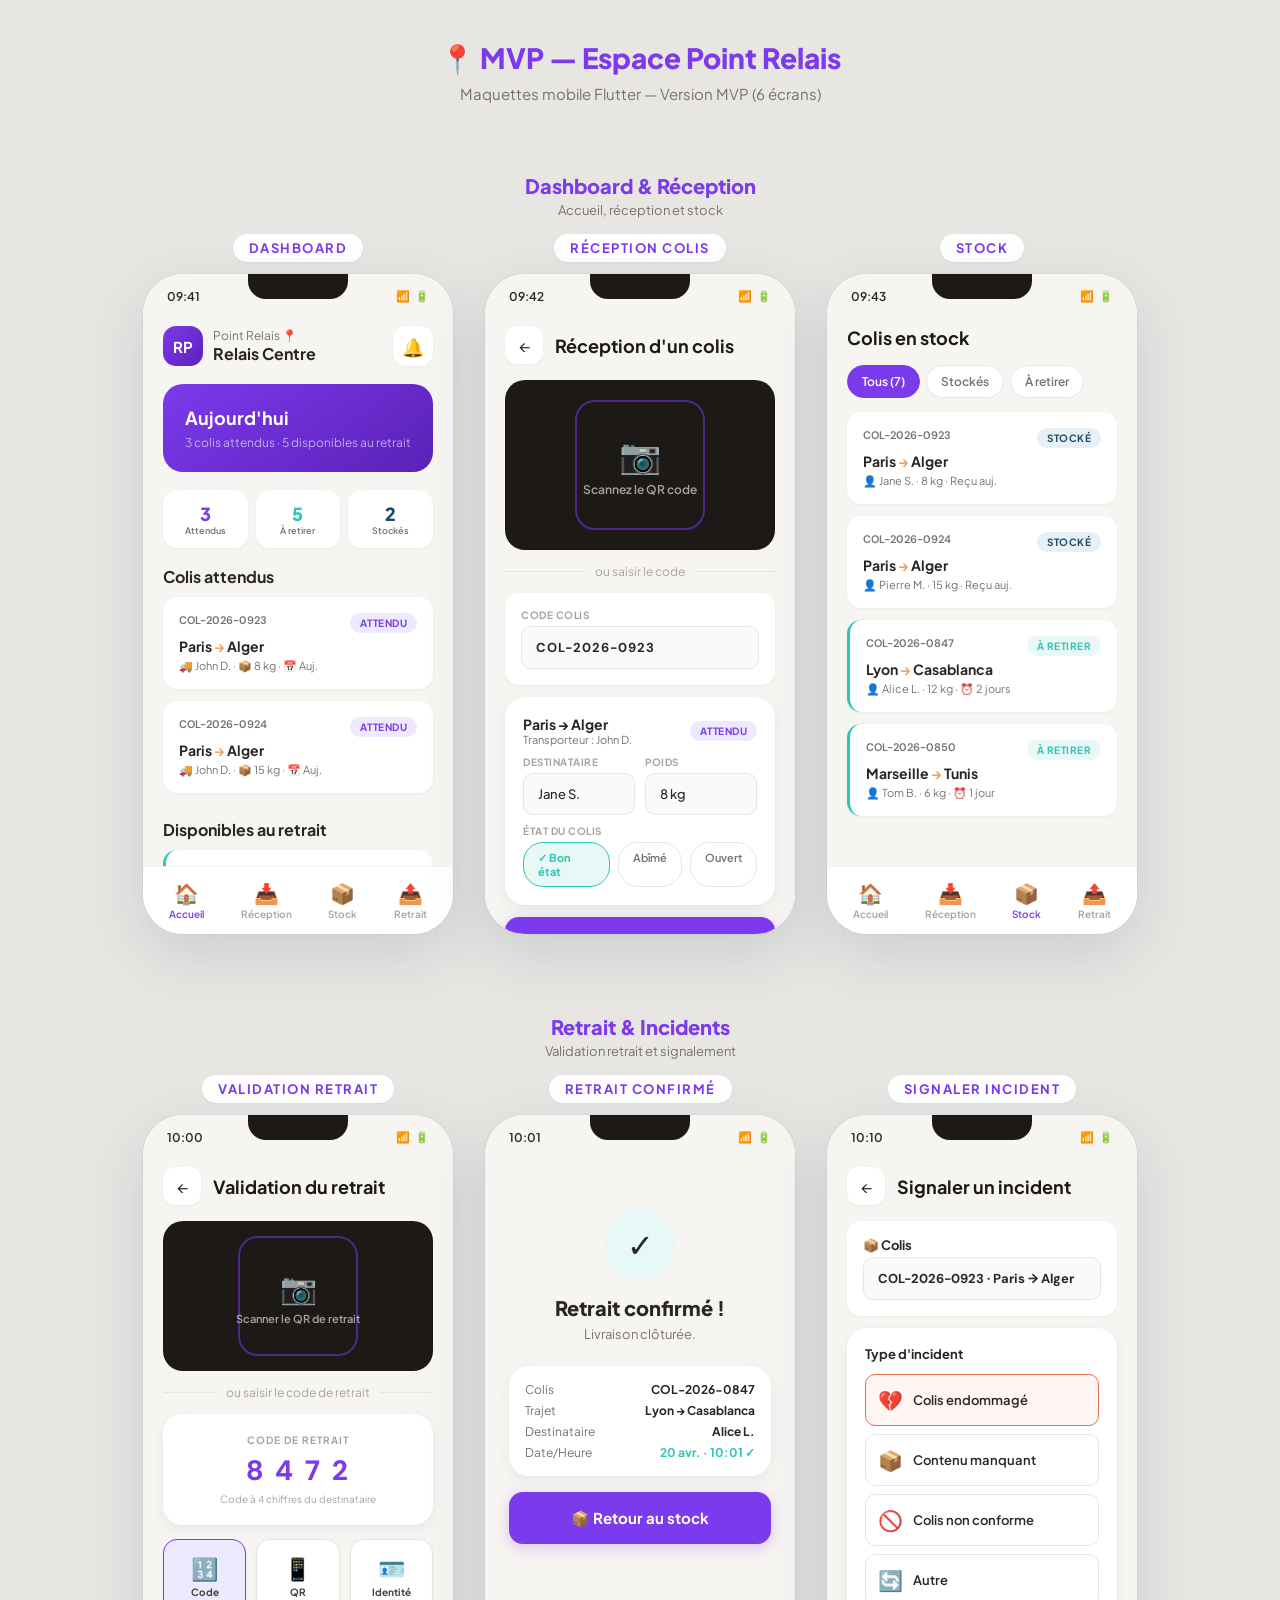
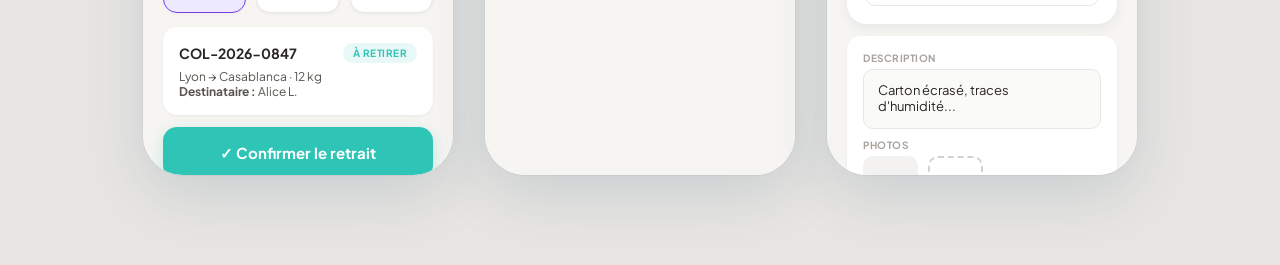
<file: maquettes/mvp_espace_point_relais.html>
<!DOCTYPE html>
<html lang="fr">
<head>
<meta charset="UTF-8">
<meta name="viewport" content="width=device-width, initial-scale=1.0">
<title>MVP — Espace Point Relais (App Mobile)</title>
<link href="https://fonts.googleapis.com/css2?family=Plus+Jakarta+Sans:wght@300;400;500;600;700;800&family=DM+Sans:wght@400;500;600;700&display=swap" rel="stylesheet">
<style>
:root {
  --primary: #1B4965; --accent: #F4A261; --accent-dark: #E08A3A; --success: #2EC4B6; --success-light: #E8F8F6; --warning: #E76F51;
  --relay: #7C3AED; --relay-light: #EDE9FE; --relay-dark: #5B21B6;
  --bg: #F7F5F2; --white: #FFFFFF; --gray-50: #FAFAF9; --gray-100: #F3F2F0; --gray-200: #E8E6E3; --gray-300: #D4D1CC; --gray-400: #A8A29E; --gray-500: #78716C; --gray-600: #57534E; --gray-700: #44403C; --gray-800: #292524; --gray-900: #1C1917;
  --shadow-sm: 0 1px 3px rgba(27,73,101,0.06); --shadow-md: 0 4px 12px rgba(27,73,101,0.08);
  --radius-sm: 10px; --radius-md: 14px; --radius-lg: 20px;
}
* { margin: 0; padding: 0; box-sizing: border-box; }
body { font-family: 'Plus Jakarta Sans', sans-serif; background: #E8E6E3; color: var(--gray-800); padding: 40px 20px; }
h1.page-title { text-align: center; font-size: 28px; font-weight: 800; color: var(--relay); margin-bottom: 8px; }
p.page-subtitle { text-align: center; font-size: 15px; color: var(--gray-500); margin-bottom: 40px; }
.section-divider { padding: 30px 0 16px; text-align: center; }
.section-divider h2 { font-size: 20px; font-weight: 800; color: var(--relay); margin-bottom: 4px; }
.section-divider p { font-size: 13px; color: var(--gray-500); }
.screens-row { display: flex; gap: 32px; justify-content: center; flex-wrap: wrap; margin-bottom: 50px; }
.screen-wrapper { display: flex; flex-direction: column; align-items: center; }
.screen-label { font-size: 13px; font-weight: 700; color: var(--relay); text-transform: uppercase; letter-spacing: 1.5px; margin-bottom: 12px; background: var(--white); padding: 6px 16px; border-radius: 20px; box-shadow: var(--shadow-sm); }
.phone-frame { width: 310px; height: 660px; background: var(--white); border-radius: 40px; box-shadow: 0 20px 60px rgba(27,73,101,0.15), 0 0 0 1px rgba(27,73,101,0.05); overflow: hidden; position: relative; display: flex; flex-direction: column; }
.notch { width: 100px; height: 25px; background: var(--gray-900); border-radius: 0 0 18px 18px; position: absolute; top: 0; left: 50%; transform: translateX(-50%); z-index: 10; }
.status-bar { height: 44px; display: flex; align-items: center; justify-content: space-between; padding: 0 24px; font-size: 12px; font-weight: 600; flex-shrink: 0; color: var(--gray-800); }
.status-bar .icons { display: flex; gap: 5px; }
.status-bar .icons span { font-size: 11px; }
.screen-content { flex: 1; overflow-y: auto; overflow-x: hidden; }
.screen-content::-webkit-scrollbar { display: none; }
.s { background: var(--bg); display: flex; flex-direction: column; height: 100%; }
.bottom-nav { height: 68px; background: var(--white); border-top: 1px solid var(--gray-100); display: flex; align-items: center; justify-content: space-around; padding: 0 8px; flex-shrink: 0; }
.nav-item { display: flex; flex-direction: column; align-items: center; gap: 3px; font-size: 10px; font-weight: 600; color: var(--gray-400); }
.nav-item.active { color: var(--relay); }
.nav-icon { font-size: 20px; height: 24px; display: flex; align-items: center; }
.back-btn { width: 38px; height: 38px; background: var(--white); border-radius: 12px; display: flex; align-items: center; justify-content: center; font-size: 16px; box-shadow: var(--shadow-sm); }
.hdr { padding: 8px 20px 16px; display: flex; align-items: center; gap: 12px; }
.hdr h2 { font-size: 18px; font-weight: 700; color: var(--gray-900); flex: 1; }
.card { margin: 0 20px 12px; background: var(--white); border-radius: var(--radius-md); padding: 16px; box-shadow: var(--shadow-sm); }
.card-lg { margin: 0 20px 12px; background: var(--white); border-radius: var(--radius-lg); padding: 18px; box-shadow: var(--shadow-md); }
.fl { font-size: 10px; font-weight: 700; color: var(--gray-400); text-transform: uppercase; letter-spacing: 0.5px; margin-bottom: 5px; }
.fi { width: 100%; padding: 12px 14px; background: var(--gray-50); border: 1.5px solid var(--gray-200); border-radius: var(--radius-sm); font-size: 13px; color: var(--gray-800); font-weight: 500; font-family: inherit; }
.badge { display: inline-block; padding: 4px 10px; border-radius: 20px; font-size: 10px; font-weight: 700; text-transform: uppercase; letter-spacing: 0.5px; }
.badge.expected { background: var(--relay-light); color: var(--relay); }
.badge.stored { background: #E8F0F7; color: var(--primary); }
.badge.available { background: var(--success-light); color: var(--success); }
.btn-relay { width: 100%; padding: 16px; background: var(--relay); border: none; border-radius: var(--radius-md); color: white; font-family: inherit; font-size: 15px; font-weight: 700; cursor: pointer; box-shadow: 0 4px 15px rgba(124,58,237,0.25); display: flex; align-items: center; justify-content: center; gap: 8px; }
.btn-success { width: 100%; padding: 16px; background: var(--success); border: none; border-radius: var(--radius-md); color: white; font-family: inherit; font-size: 15px; font-weight: 700; cursor: pointer; box-shadow: 0 4px 15px rgba(46,196,182,0.25); display: flex; align-items: center; justify-content: center; gap: 8px; }
.btn-warning { width: 100%; padding: 16px; background: var(--warning); border: none; border-radius: var(--radius-md); color: white; font-family: inherit; font-size: 15px; font-weight: 700; cursor: pointer; display: flex; align-items: center; justify-content: center; gap: 8px; }
</style>
</head>
<body>

<h1 class="page-title">📍 MVP — Espace Point Relais</h1>
<p class="page-subtitle">Maquettes mobile Flutter — Version MVP (6 écrans)</p>

<!-- ================================================ -->
<!-- ROW 1 : Dashboard + Réception + Stock            -->
<!-- ================================================ -->
<div class="section-divider">
  <h2>Dashboard & Réception</h2>
  <p>Accueil, réception et stock</p>
</div>

<div class="screens-row">

  <!-- ECRAN 1 : Dashboard -->
  <div class="screen-wrapper">
    <div class="screen-label">Dashboard</div>
    <div class="phone-frame">
      <div class="notch"></div>
      <div class="s">
        <div class="status-bar"><span>09:41</span><div class="icons"><span>📶</span><span>🔋</span></div></div>
        <div class="screen-content">
          <div style="padding:8px 20px 0;display:flex;justify-content:space-between;align-items:center;">
            <div style="display:flex;align-items:center;gap:10px;">
              <div style="width:40px;height:40px;background:linear-gradient(135deg,var(--relay),var(--relay-dark));border-radius:13px;display:flex;align-items:center;justify-content:center;color:white;font-size:15px;font-weight:700;">RP</div>
              <div><div style="font-size:12px;color:var(--gray-500);">Point Relais 📍</div><div style="font-size:16px;font-weight:700;">Relais Centre</div></div>
            </div>
            <div style="width:40px;height:40px;background:var(--white);border-radius:13px;display:flex;align-items:center;justify-content:center;font-size:18px;box-shadow:var(--shadow-sm);">🔔</div>
          </div>

          <div style="margin:18px 20px 0;background:linear-gradient(145deg,var(--relay),var(--relay-dark));border-radius:var(--radius-lg);padding:22px;color:white;">
            <div style="font-size:18px;font-weight:700;margin-bottom:6px;">Aujourd'hui</div>
            <div style="font-size:12px;color:rgba(255,255,255,0.6);">3 colis attendus · 5 disponibles au retrait</div>
          </div>

          <div style="display:grid;grid-template-columns:1fr 1fr 1fr;gap:8px;padding:18px 20px 0;">
            <div style="background:var(--white);border-radius:var(--radius-md);padding:12px 6px;text-align:center;box-shadow:var(--shadow-sm);"><div style="font-size:18px;font-weight:800;color:var(--relay);">3</div><div style="font-size:9px;color:var(--gray-500);font-weight:600;">Attendus</div></div>
            <div style="background:var(--white);border-radius:var(--radius-md);padding:12px 6px;text-align:center;box-shadow:var(--shadow-sm);"><div style="font-size:18px;font-weight:800;color:var(--success);">5</div><div style="font-size:9px;color:var(--gray-500);font-weight:600;">À retirer</div></div>
            <div style="background:var(--white);border-radius:var(--radius-md);padding:12px 6px;text-align:center;box-shadow:var(--shadow-sm);"><div style="font-size:18px;font-weight:800;color:var(--primary);">2</div><div style="font-size:9px;color:var(--gray-500);font-weight:600;">Stockés</div></div>
          </div>

          <div style="padding:18px 20px 10px;font-size:16px;font-weight:700;">Colis attendus</div>

          <div class="card">
            <div style="display:flex;justify-content:space-between;align-items:flex-start;margin-bottom:4px;"><div style="font-size:11px;font-weight:600;color:var(--gray-500);font-family:'DM Sans',monospace;">COL-2026-0923</div><div class="badge expected">Attendu</div></div>
            <div style="font-size:14px;font-weight:700;margin-bottom:4px;">Paris <span style="color:var(--accent);">→</span> Alger</div>
            <div style="font-size:11px;color:var(--gray-500);">🚚 John D. · 📦 8 kg · 📅 Auj.</div>
          </div>

          <div class="card">
            <div style="display:flex;justify-content:space-between;align-items:flex-start;margin-bottom:4px;"><div style="font-size:11px;font-weight:600;color:var(--gray-500);font-family:'DM Sans',monospace;">COL-2026-0924</div><div class="badge expected">Attendu</div></div>
            <div style="font-size:14px;font-weight:700;margin-bottom:4px;">Paris <span style="color:var(--accent);">→</span> Alger</div>
            <div style="font-size:11px;color:var(--gray-500);">🚚 John D. · 📦 15 kg · 📅 Auj.</div>
          </div>

          <div style="padding:14px 20px 10px;font-size:16px;font-weight:700;">Disponibles au retrait</div>

          <div class="card" style="border-left:3px solid var(--success);">
            <div style="display:flex;justify-content:space-between;align-items:flex-start;margin-bottom:4px;"><div style="font-size:11px;font-weight:600;color:var(--gray-500);font-family:'DM Sans',monospace;">COL-2026-0847</div><div class="badge available">À retirer</div></div>
            <div style="font-size:14px;font-weight:700;margin-bottom:4px;">Lyon <span style="color:var(--accent);">→</span> Casablanca</div>
            <div style="font-size:11px;color:var(--gray-500);">👤 Alice L. · 📦 12 kg · ⏰ 2 jours</div>
          </div>
        </div>
        <div class="bottom-nav">
          <div class="nav-item active"><div class="nav-icon">🏠</div>Accueil</div>
          <div class="nav-item"><div class="nav-icon">📥</div>Réception</div>
          <div class="nav-item"><div class="nav-icon">📦</div>Stock</div>
          <div class="nav-item"><div class="nav-icon">📤</div>Retrait</div>
        </div>
      </div>
    </div>
  </div>

  <!-- ECRAN 2 : Réception -->
  <div class="screen-wrapper">
    <div class="screen-label">Réception colis</div>
    <div class="phone-frame">
      <div class="notch"></div>
      <div class="s">
        <div class="status-bar"><span>09:42</span><div class="icons"><span>📶</span><span>🔋</span></div></div>
        <div class="screen-content">
          <div class="hdr"><div class="back-btn">←</div><h2>Réception d'un colis</h2></div>

          <div style="margin:0 20px 14px;background:var(--gray-900);border-radius:var(--radius-lg);height:170px;display:flex;flex-direction:column;align-items:center;justify-content:center;color:white;position:relative;overflow:hidden;">
            <div style="position:absolute;width:130px;height:130px;border:2px solid rgba(124,58,237,0.5);border-radius:20px;"></div>
            <div style="font-size:34px;margin-bottom:6px;opacity:0.8;">📷</div>
            <div style="font-size:12px;font-weight:600;opacity:0.6;">Scannez le QR code</div>
          </div>

          <div style="text-align:center;font-size:12px;color:var(--gray-400);margin:0 20px 14px;display:flex;align-items:center;gap:10px;"><div style="flex:1;height:1px;background:var(--gray-200);"></div>ou saisir le code<div style="flex:1;height:1px;background:var(--gray-200);"></div></div>

          <div class="card"><div class="fl">Code colis</div><div class="fi" style="font-family:'DM Sans',monospace;font-weight:700;letter-spacing:1px;">COL-2026-0923</div></div>

          <div class="card-lg">
            <div style="display:flex;justify-content:space-between;align-items:center;margin-bottom:10px;">
              <div><div style="font-size:14px;font-weight:700;">Paris → Alger</div><div style="font-size:11px;color:var(--gray-500);">Transporteur : John D.</div></div>
              <div class="badge expected">Attendu</div>
            </div>
            <div style="display:flex;gap:10px;margin-bottom:10px;">
              <div style="flex:1;"><div class="fl">Destinataire</div><div class="fi">Jane S.</div></div>
              <div style="flex:1;"><div class="fl">Poids</div><div class="fi">8 kg</div></div>
            </div>
            <div class="fl">État du colis</div>
            <div style="display:flex;gap:8px;margin-top:4px;">
              <div style="padding:8px 14px;border-radius:20px;font-size:11px;font-weight:700;background:var(--success-light);color:var(--success);border:1.5px solid var(--success);">✓ Bon état</div>
              <div style="padding:8px 14px;border-radius:20px;font-size:11px;font-weight:600;background:var(--white);color:var(--gray-500);border:1.5px solid var(--gray-200);">Abîmé</div>
              <div style="padding:8px 14px;border-radius:20px;font-size:11px;font-weight:600;background:var(--white);color:var(--gray-500);border:1.5px solid var(--gray-200);">Ouvert</div>
            </div>
          </div>

          <div style="margin:0 20px 20px;"><button class="btn-relay">✓ Confirmer la réception</button></div>
        </div>
      </div>
    </div>
  </div>

  <!-- ECRAN 3 : Stock -->
  <div class="screen-wrapper">
    <div class="screen-label">Stock</div>
    <div class="phone-frame">
      <div class="notch"></div>
      <div class="s">
        <div class="status-bar"><span>09:43</span><div class="icons"><span>📶</span><span>🔋</span></div></div>
        <div class="screen-content">
          <div class="hdr"><h2>Colis en stock</h2></div>

          <div style="display:flex;gap:6px;padding:0 20px;margin-bottom:14px;">
            <div style="padding:8px 14px;border-radius:20px;font-size:12px;font-weight:600;background:var(--relay);color:white;border:1.5px solid var(--relay);">Tous (7)</div>
            <div style="padding:8px 14px;border-radius:20px;font-size:12px;font-weight:600;background:var(--white);color:var(--gray-500);border:1.5px solid var(--gray-200);">Stockés</div>
            <div style="padding:8px 14px;border-radius:20px;font-size:12px;font-weight:600;background:var(--white);color:var(--gray-500);border:1.5px solid var(--gray-200);">À retirer</div>
          </div>

          <div class="card"><div style="display:flex;justify-content:space-between;margin-bottom:4px;"><div style="font-size:11px;font-weight:600;color:var(--gray-500);font-family:'DM Sans',monospace;">COL-2026-0923</div><div class="badge stored">Stocké</div></div><div style="font-size:14px;font-weight:700;margin-bottom:4px;">Paris <span style="color:var(--accent);">→</span> Alger</div><div style="font-size:11px;color:var(--gray-500);">👤 Jane S. · 8 kg · Reçu auj.</div></div>
          <div class="card"><div style="display:flex;justify-content:space-between;margin-bottom:4px;"><div style="font-size:11px;font-weight:600;color:var(--gray-500);font-family:'DM Sans',monospace;">COL-2026-0924</div><div class="badge stored">Stocké</div></div><div style="font-size:14px;font-weight:700;margin-bottom:4px;">Paris <span style="color:var(--accent);">→</span> Alger</div><div style="font-size:11px;color:var(--gray-500);">👤 Pierre M. · 15 kg · Reçu auj.</div></div>
          <div class="card" style="border-left:3px solid var(--success);"><div style="display:flex;justify-content:space-between;margin-bottom:4px;"><div style="font-size:11px;font-weight:600;color:var(--gray-500);font-family:'DM Sans',monospace;">COL-2026-0847</div><div class="badge available">À retirer</div></div><div style="font-size:14px;font-weight:700;margin-bottom:4px;">Lyon <span style="color:var(--accent);">→</span> Casablanca</div><div style="font-size:11px;color:var(--gray-500);">👤 Alice L. · 12 kg · ⏰ 2 jours</div></div>
          <div class="card" style="border-left:3px solid var(--success);"><div style="display:flex;justify-content:space-between;margin-bottom:4px;"><div style="font-size:11px;font-weight:600;color:var(--gray-500);font-family:'DM Sans',monospace;">COL-2026-0850</div><div class="badge available">À retirer</div></div><div style="font-size:14px;font-weight:700;margin-bottom:4px;">Marseille <span style="color:var(--accent);">→</span> Tunis</div><div style="font-size:11px;color:var(--gray-500);">👤 Tom B. · 6 kg · ⏰ 1 jour</div></div>
        </div>
        <div class="bottom-nav">
          <div class="nav-item"><div class="nav-icon">🏠</div>Accueil</div>
          <div class="nav-item"><div class="nav-icon">📥</div>Réception</div>
          <div class="nav-item active"><div class="nav-icon">📦</div>Stock</div>
          <div class="nav-item"><div class="nav-icon">📤</div>Retrait</div>
        </div>
      </div>
    </div>
  </div>
</div>

<!-- ================================================ -->
<!-- ROW 2 : Retrait + Incident                       -->
<!-- ================================================ -->
<div class="section-divider">
  <h2>Retrait & Incidents</h2>
  <p>Validation retrait et signalement</p>
</div>

<div class="screens-row">

  <!-- ECRAN 4 : Retrait -->
  <div class="screen-wrapper">
    <div class="screen-label">Validation retrait</div>
    <div class="phone-frame">
      <div class="notch"></div>
      <div class="s">
        <div class="status-bar"><span>10:00</span><div class="icons"><span>📶</span><span>🔋</span></div></div>
        <div class="screen-content">
          <div class="hdr"><div class="back-btn">←</div><h2>Validation du retrait</h2></div>

          <div style="margin:0 20px 14px;background:var(--gray-900);border-radius:var(--radius-lg);height:150px;display:flex;flex-direction:column;align-items:center;justify-content:center;color:white;position:relative;overflow:hidden;">
            <div style="position:absolute;width:120px;height:120px;border:2px solid rgba(124,58,237,0.5);border-radius:20px;"></div>
            <div style="font-size:30px;margin-bottom:6px;opacity:0.8;">📷</div>
            <div style="font-size:11px;font-weight:600;opacity:0.6;">Scanner le QR de retrait</div>
          </div>

          <div style="text-align:center;font-size:12px;color:var(--gray-400);margin:0 20px 14px;display:flex;align-items:center;gap:10px;"><div style="flex:1;height:1px;background:var(--gray-200);"></div>ou saisir le code de retrait<div style="flex:1;height:1px;background:var(--gray-200);"></div></div>

          <div style="margin:0 20px 14px;background:var(--white);border-radius:var(--radius-lg);padding:20px;box-shadow:var(--shadow-md);text-align:center;">
            <div style="font-size:10px;font-weight:700;color:var(--gray-400);text-transform:uppercase;letter-spacing:1px;margin-bottom:6px;">Code de retrait</div>
            <div style="font-size:28px;font-weight:800;color:var(--relay);font-family:'DM Sans',monospace;letter-spacing:3px;margin-bottom:4px;">8 4 7 2</div>
            <div style="font-size:10px;color:var(--gray-400);">Code à 4 chiffres du destinataire</div>
          </div>

          <div style="display:flex;gap:10px;margin:0 20px 14px;">
            <div style="flex:1;background:var(--white);border-radius:var(--radius-md);padding:14px 8px;text-align:center;box-shadow:var(--shadow-sm);border:1.5px solid var(--relay);background:var(--relay-light);cursor:pointer;">
              <div style="font-size:22px;margin-bottom:4px;">🔢</div>
              <div style="font-size:10px;font-weight:700;color:var(--gray-700);">Code</div>
            </div>
            <div style="flex:1;background:var(--white);border-radius:var(--radius-md);padding:14px 8px;text-align:center;box-shadow:var(--shadow-sm);border:1.5px solid var(--gray-200);cursor:pointer;">
              <div style="font-size:22px;margin-bottom:4px;">📱</div>
              <div style="font-size:10px;font-weight:700;color:var(--gray-700);">QR</div>
            </div>
            <div style="flex:1;background:var(--white);border-radius:var(--radius-md);padding:14px 8px;text-align:center;box-shadow:var(--shadow-sm);border:1.5px solid var(--gray-200);cursor:pointer;">
              <div style="font-size:22px;margin-bottom:4px;">🪪</div>
              <div style="font-size:10px;font-weight:700;color:var(--gray-700);">Identité</div>
            </div>
          </div>

          <div class="card">
            <div style="display:flex;justify-content:space-between;align-items:center;margin-bottom:6px;">
              <div style="font-size:14px;font-weight:700;">COL-2026-0847</div>
              <div class="badge available">À retirer</div>
            </div>
            <div style="font-size:12px;color:var(--gray-600);">Lyon → Casablanca · 12 kg<br><strong>Destinataire :</strong> Alice L.</div>
          </div>

          <div style="margin:0 20px 20px;"><button class="btn-success">✓ Confirmer le retrait</button></div>
        </div>
      </div>
    </div>
  </div>

  <!-- ECRAN 5 : Confirmation retrait -->
  <div class="screen-wrapper">
    <div class="screen-label">Retrait confirmé</div>
    <div class="phone-frame">
      <div class="notch"></div>
      <div class="s">
        <div class="status-bar"><span>10:01</span><div class="icons"><span>📶</span><span>🔋</span></div></div>
        <div class="screen-content">
          <div style="flex:1;display:flex;flex-direction:column;align-items:center;padding:50px 24px 0;">
            <div style="width:70px;height:70px;background:var(--success-light);border-radius:50%;display:flex;align-items:center;justify-content:center;font-size:32px;margin-bottom:16px;">✓</div>
            <h2 style="font-size:20px;font-weight:800;margin-bottom:6px;text-align:center;">Retrait confirmé !</h2>
            <p style="font-size:13px;color:var(--gray-500);text-align:center;margin-bottom:24px;">Livraison clôturée.</p>
            <div style="width:100%;background:var(--white);border-radius:var(--radius-lg);padding:16px;box-shadow:var(--shadow-md);margin-bottom:16px;">
              <div style="display:flex;justify-content:space-between;font-size:12px;margin-bottom:6px;"><span style="color:var(--gray-500);">Colis</span><span style="font-weight:700;">COL-2026-0847</span></div>
              <div style="display:flex;justify-content:space-between;font-size:12px;margin-bottom:6px;"><span style="color:var(--gray-500);">Trajet</span><span style="font-weight:700;">Lyon → Casablanca</span></div>
              <div style="display:flex;justify-content:space-between;font-size:12px;margin-bottom:6px;"><span style="color:var(--gray-500);">Destinataire</span><span style="font-weight:700;">Alice L.</span></div>
              <div style="display:flex;justify-content:space-between;font-size:12px;"><span style="color:var(--gray-500);">Date/Heure</span><span style="font-weight:700;color:var(--success);">20 avr. · 10:01 ✓</span></div>
            </div>
            <button class="btn-relay" style="width:100%;">📦 Retour au stock</button>
          </div>
        </div>
      </div>
    </div>
  </div>

  <!-- ECRAN 6 : Signaler incident -->
  <div class="screen-wrapper">
    <div class="screen-label">Signaler incident</div>
    <div class="phone-frame">
      <div class="notch"></div>
      <div class="s">
        <div class="status-bar"><span>10:10</span><div class="icons"><span>📶</span><span>🔋</span></div></div>
        <div class="screen-content">
          <div class="hdr"><div class="back-btn">←</div><h2>Signaler un incident</h2></div>

          <div class="card"><div style="font-size:13px;font-weight:700;margin-bottom:4px;">📦 Colis</div><div class="fi" style="font-family:'DM Sans',monospace;font-weight:700;">COL-2026-0923 · Paris → Alger</div></div>

          <div class="card-lg">
            <div style="font-size:13px;font-weight:700;margin-bottom:12px;">Type d'incident</div>
            <div style="padding:12px;border:1.5px solid var(--warning);background:#FFF5F3;border-radius:var(--radius-sm);display:flex;align-items:center;gap:10px;margin-bottom:8px;"><span style="font-size:20px;">💔</span><div style="font-size:13px;font-weight:600;">Colis endommagé</div></div>
            <div style="padding:12px;border:1.5px solid var(--gray-200);border-radius:var(--radius-sm);display:flex;align-items:center;gap:10px;margin-bottom:8px;"><span style="font-size:20px;">📦</span><div style="font-size:13px;font-weight:600;">Contenu manquant</div></div>
            <div style="padding:12px;border:1.5px solid var(--gray-200);border-radius:var(--radius-sm);display:flex;align-items:center;gap:10px;margin-bottom:8px;"><span style="font-size:20px;">🚫</span><div style="font-size:13px;font-weight:600;">Colis non conforme</div></div>
            <div style="padding:12px;border:1.5px solid var(--gray-200);border-radius:var(--radius-sm);display:flex;align-items:center;gap:10px;"><span style="font-size:20px;">🔄</span><div style="font-size:13px;font-weight:600;">Autre</div></div>
          </div>

          <div class="card">
            <div class="fl">Description</div>
            <div style="padding:12px 14px;background:var(--gray-50);border:1.5px solid var(--gray-200);border-radius:var(--radius-sm);font-size:13px;color:var(--gray-800);min-height:60px;">Carton écrasé, traces d'humidité...</div>
            <div style="margin-top:10px;">
              <div class="fl">Photos</div>
              <div style="display:flex;gap:10px;margin-top:4px;">
                <div style="width:55px;height:55px;background:var(--gray-100);border-radius:var(--radius-sm);display:flex;align-items:center;justify-content:center;font-size:20px;">📷</div>
                <div style="width:55px;height:55px;border:2px dashed var(--gray-300);border-radius:var(--radius-sm);display:flex;align-items:center;justify-content:center;font-size:20px;color:var(--gray-400);">+</div>
              </div>
            </div>
          </div>

          <div style="margin:0 20px 20px;"><button class="btn-warning">⚠️ Envoyer le signalement</button></div>
        </div>
      </div>
    </div>
  </div>
</div>

</body>
</html>
</file>
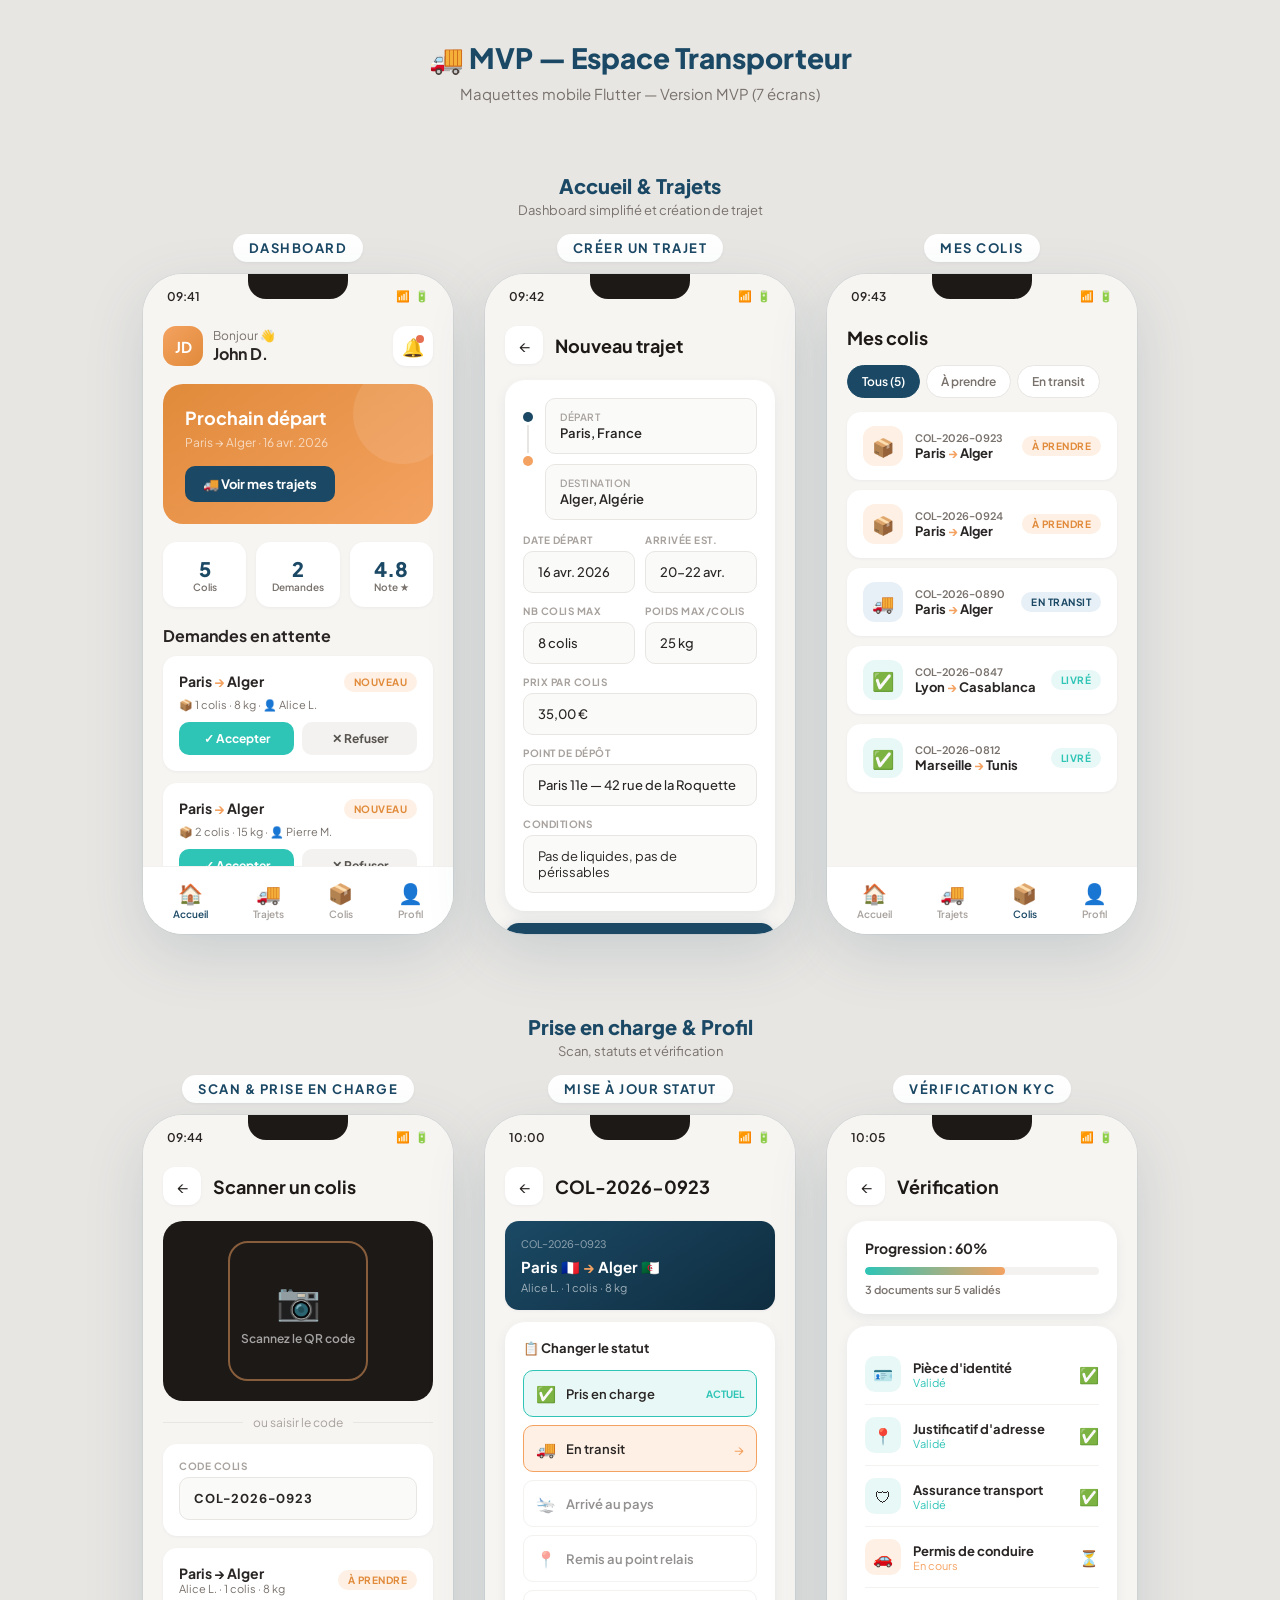
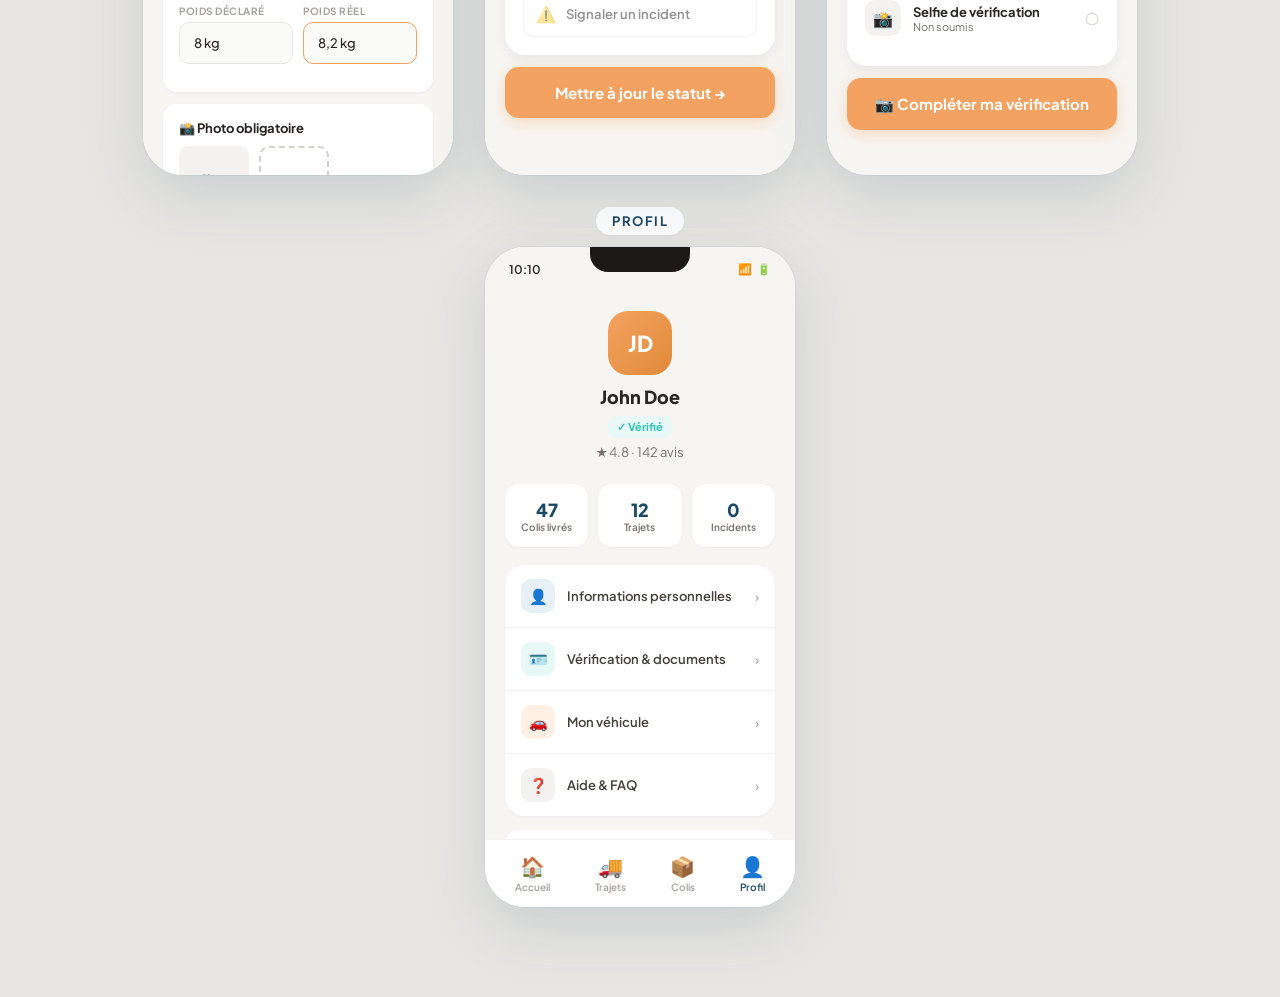
<file: maquettes/mvp_espace_transporteur.html>
<!DOCTYPE html>
<html lang="fr">
<head>
<meta charset="UTF-8">
<meta name="viewport" content="width=device-width, initial-scale=1.0">
<title>MVP — Espace Transporteur (App Mobile)</title>
<link href="https://fonts.googleapis.com/css2?family=Plus+Jakarta+Sans:wght@300;400;500;600;700;800&family=DM+Sans:wght@400;500;600;700&display=swap" rel="stylesheet">
<style>
:root {
  --primary: #1B4965;
  --primary-light: #2D6A8F;
  --primary-dark: #0F2D3F;
  --accent: #F4A261;
  --accent-dark: #E08A3A;
  --success: #2EC4B6;
  --success-light: #E8F8F6;
  --warning: #E76F51;
  --bg: #F7F5F2;
  --white: #FFFFFF;
  --gray-50: #FAFAF9;
  --gray-100: #F3F2F0;
  --gray-200: #E8E6E3;
  --gray-300: #D4D1CC;
  --gray-400: #A8A29E;
  --gray-500: #78716C;
  --gray-600: #57534E;
  --gray-700: #44403C;
  --gray-800: #292524;
  --gray-900: #1C1917;
  --shadow-sm: 0 1px 3px rgba(27,73,101,0.06);
  --shadow-md: 0 4px 12px rgba(27,73,101,0.08);
  --radius-sm: 10px;
  --radius-md: 14px;
  --radius-lg: 20px;
}
* { margin: 0; padding: 0; box-sizing: border-box; }
body { font-family: 'Plus Jakarta Sans', sans-serif; background: #E8E6E3; color: var(--gray-800); padding: 40px 20px; }

h1.page-title { text-align: center; font-size: 28px; font-weight: 800; color: var(--primary); margin-bottom: 8px; }
p.page-subtitle { text-align: center; font-size: 15px; color: var(--gray-500); margin-bottom: 40px; }
.section-divider { padding: 30px 0 16px; text-align: center; }
.section-divider h2 { font-size: 20px; font-weight: 800; color: var(--primary); margin-bottom: 4px; }
.section-divider p { font-size: 13px; color: var(--gray-500); }
.screens-row { display: flex; gap: 32px; justify-content: center; flex-wrap: wrap; margin-bottom: 50px; }
.screen-wrapper { display: flex; flex-direction: column; align-items: center; }
.screen-label { font-size: 13px; font-weight: 700; color: var(--primary); text-transform: uppercase; letter-spacing: 1.5px; margin-bottom: 12px; background: var(--white); padding: 6px 16px; border-radius: 20px; box-shadow: var(--shadow-sm); }

.phone-frame { width: 310px; height: 660px; background: var(--white); border-radius: 40px; box-shadow: 0 20px 60px rgba(27,73,101,0.15), 0 0 0 1px rgba(27,73,101,0.05); overflow: hidden; position: relative; display: flex; flex-direction: column; }
.notch { width: 100px; height: 25px; background: var(--gray-900); border-radius: 0 0 18px 18px; position: absolute; top: 0; left: 50%; transform: translateX(-50%); z-index: 10; }
.status-bar { height: 44px; display: flex; align-items: center; justify-content: space-between; padding: 0 24px; font-size: 12px; font-weight: 600; flex-shrink: 0; color: var(--gray-800); }
.status-bar .icons { display: flex; gap: 5px; }
.status-bar .icons span { font-size: 11px; }
.screen-content { flex: 1; overflow-y: auto; overflow-x: hidden; }
.screen-content::-webkit-scrollbar { display: none; }

.s { background: var(--bg); display: flex; flex-direction: column; height: 100%; }

/* Bottom Nav */
.bottom-nav { height: 68px; background: var(--white); border-top: 1px solid var(--gray-100); display: flex; align-items: center; justify-content: space-around; padding: 0 8px; flex-shrink: 0; }
.nav-item { display: flex; flex-direction: column; align-items: center; gap: 3px; font-size: 10px; font-weight: 600; color: var(--gray-400); }
.nav-item.active { color: var(--primary); }
.nav-icon { font-size: 20px; height: 24px; display: flex; align-items: center; }

/* Shared */
.back-btn { width: 38px; height: 38px; background: var(--white); border-radius: 12px; display: flex; align-items: center; justify-content: center; font-size: 16px; box-shadow: var(--shadow-sm); }
.hdr { padding: 8px 20px 16px; display: flex; align-items: center; gap: 12px; }
.hdr h2 { font-size: 18px; font-weight: 700; color: var(--gray-900); flex: 1; }
.card { margin: 0 20px 12px; background: var(--white); border-radius: var(--radius-md); padding: 16px; box-shadow: var(--shadow-sm); }
.card-lg { margin: 0 20px 12px; background: var(--white); border-radius: var(--radius-lg); padding: 18px; box-shadow: var(--shadow-md); }
.fl { font-size: 10px; font-weight: 700; color: var(--gray-400); text-transform: uppercase; letter-spacing: 0.5px; margin-bottom: 5px; }
.fi { width: 100%; padding: 12px 14px; background: var(--gray-50); border: 1.5px solid var(--gray-200); border-radius: var(--radius-sm); font-size: 13px; color: var(--gray-800); font-weight: 500; font-family: inherit; }
.fr { display: flex; gap: 10px; }
.fr > div { flex: 1; }
.mb { margin-bottom: 12px; }

.badge { display: inline-block; padding: 4px 10px; border-radius: 20px; font-size: 10px; font-weight: 700; text-transform: uppercase; letter-spacing: 0.5px; }
.badge.pending { background: #FEF0E4; color: var(--accent-dark); }
.badge.transit { background: #E8F0F7; color: var(--primary); }
.badge.take { background: #FEF0E4; color: var(--accent-dark); }
.badge.done { background: var(--success-light); color: var(--success); }

.btn { width: 100%; padding: 16px; border: none; border-radius: var(--radius-md); color: white; font-family: inherit; font-size: 15px; font-weight: 700; cursor: pointer; display: flex; align-items: center; justify-content: center; gap: 8px; }
.btn.p { background: var(--primary); box-shadow: 0 4px 15px rgba(27,73,101,0.25); }
.btn.a { background: var(--accent); box-shadow: 0 4px 15px rgba(244,162,97,0.35); }

/* Home avatar */
.home-hdr { padding: 8px 20px 0; display: flex; justify-content: space-between; align-items: center; }
.home-user { display: flex; align-items: center; gap: 10px; }
.home-av { width: 40px; height: 40px; background: linear-gradient(135deg, var(--accent), var(--accent-dark)); border-radius: 13px; display: flex; align-items: center; justify-content: center; color: white; font-size: 15px; font-weight: 700; }
.home-notif { width: 40px; height: 40px; background: var(--white); border-radius: 13px; display: flex; align-items: center; justify-content: center; font-size: 18px; box-shadow: var(--shadow-sm); position: relative; }
.home-notif .dot { width: 8px; height: 8px; background: var(--warning); border-radius: 50%; position: absolute; top: 9px; right: 9px; }
</style>
</head>
<body>

<h1 class="page-title">🚚 MVP — Espace Transporteur</h1>
<p class="page-subtitle">Maquettes mobile Flutter — Version MVP (7 écrans)</p>

<!-- ================================================ -->
<!-- ROW 1 : Dashboard + Créer trajet                 -->
<!-- ================================================ -->
<div class="section-divider">
  <h2>Accueil & Trajets</h2>
  <p>Dashboard simplifié et création de trajet</p>
</div>

<div class="screens-row">

  <!-- ECRAN 1 : Dashboard -->
  <div class="screen-wrapper">
    <div class="screen-label">Dashboard</div>
    <div class="phone-frame">
      <div class="notch"></div>
      <div class="s">
        <div class="status-bar"><span>09:41</span><div class="icons"><span>📶</span><span>🔋</span></div></div>
        <div class="screen-content">
          <div class="home-hdr">
            <div class="home-user">
              <div class="home-av">JD</div>
              <div><div style="font-size:12px;color:var(--gray-500);">Bonjour 👋</div><div style="font-size:16px;font-weight:700;">John D.</div></div>
            </div>
            <div class="home-notif">🔔<div class="dot"></div></div>
          </div>

          <div style="margin:18px 20px 0;background:linear-gradient(145deg,var(--accent-dark),var(--accent));border-radius:var(--radius-lg);padding:22px;color:white;position:relative;overflow:hidden;">
            <div style="position:absolute;right:-20px;top:-20px;width:100px;height:100px;background:rgba(255,255,255,0.1);border-radius:50%;"></div>
            <div style="font-size:18px;font-weight:700;margin-bottom:6px;position:relative;z-index:1;">Prochain départ</div>
            <div style="font-size:12px;color:rgba(255,255,255,0.65);margin-bottom:16px;position:relative;z-index:1;">Paris → Alger · 16 avr. 2026</div>
            <div style="display:inline-flex;align-items:center;gap:6px;padding:10px 18px;background:var(--primary);border-radius:var(--radius-sm);color:white;font-size:13px;font-weight:700;position:relative;z-index:1;">🚚 Voir mes trajets</div>
          </div>

          <div style="display:grid;grid-template-columns:1fr 1fr 1fr;gap:10px;padding:18px 20px 0;">
            <div style="background:var(--white);border-radius:var(--radius-md);padding:14px 10px;text-align:center;box-shadow:var(--shadow-sm);"><div style="font-size:20px;font-weight:800;color:var(--primary);">5</div><div style="font-size:10px;color:var(--gray-500);font-weight:600;">Colis</div></div>
            <div style="background:var(--white);border-radius:var(--radius-md);padding:14px 10px;text-align:center;box-shadow:var(--shadow-sm);"><div style="font-size:20px;font-weight:800;color:var(--primary);">2</div><div style="font-size:10px;color:var(--gray-500);font-weight:600;">Demandes</div></div>
            <div style="background:var(--white);border-radius:var(--radius-md);padding:14px 10px;text-align:center;box-shadow:var(--shadow-sm);"><div style="font-size:20px;font-weight:800;color:var(--primary);">4.8</div><div style="font-size:10px;color:var(--gray-500);font-weight:600;">Note ★</div></div>
          </div>

          <div style="padding:18px 20px 10px;font-size:16px;font-weight:700;">Demandes en attente</div>

          <div class="card">
            <div style="display:flex;justify-content:space-between;align-items:flex-start;margin-bottom:6px;">
              <div style="font-size:14px;font-weight:700;">Paris <span style="color:var(--accent);">→</span> Alger</div>
              <div class="badge pending">Nouveau</div>
            </div>
            <div style="font-size:11px;color:var(--gray-500);margin-bottom:10px;">📦 1 colis · 8 kg · 👤 Alice L.</div>
            <div style="display:flex;gap:8px;">
              <button style="flex:1;padding:9px;border-radius:var(--radius-sm);font-family:inherit;font-size:12px;font-weight:700;cursor:pointer;border:none;background:var(--success);color:white;">✓ Accepter</button>
              <button style="flex:1;padding:9px;border-radius:var(--radius-sm);font-family:inherit;font-size:12px;font-weight:700;cursor:pointer;border:none;background:var(--gray-100);color:var(--gray-600);">✕ Refuser</button>
            </div>
          </div>

          <div class="card">
            <div style="display:flex;justify-content:space-between;align-items:flex-start;margin-bottom:6px;">
              <div style="font-size:14px;font-weight:700;">Paris <span style="color:var(--accent);">→</span> Alger</div>
              <div class="badge pending">Nouveau</div>
            </div>
            <div style="font-size:11px;color:var(--gray-500);margin-bottom:10px;">📦 2 colis · 15 kg · 👤 Pierre M.</div>
            <div style="display:flex;gap:8px;">
              <button style="flex:1;padding:9px;border-radius:var(--radius-sm);font-family:inherit;font-size:12px;font-weight:700;cursor:pointer;border:none;background:var(--success);color:white;">✓ Accepter</button>
              <button style="flex:1;padding:9px;border-radius:var(--radius-sm);font-family:inherit;font-size:12px;font-weight:700;cursor:pointer;border:none;background:var(--gray-100);color:var(--gray-600);">✕ Refuser</button>
            </div>
          </div>
        </div>
        <div class="bottom-nav">
          <div class="nav-item active"><div class="nav-icon">🏠</div>Accueil</div>
          <div class="nav-item"><div class="nav-icon">🚚</div>Trajets</div>
          <div class="nav-item"><div class="nav-icon">📦</div>Colis</div>
          <div class="nav-item"><div class="nav-icon">👤</div>Profil</div>
        </div>
      </div>
    </div>
  </div>

  <!-- ECRAN 2 : Créer trajet -->
  <div class="screen-wrapper">
    <div class="screen-label">Créer un trajet</div>
    <div class="phone-frame">
      <div class="notch"></div>
      <div class="s">
        <div class="status-bar"><span>09:42</span><div class="icons"><span>📶</span><span>🔋</span></div></div>
        <div class="screen-content">
          <div class="hdr"><div class="back-btn">←</div><h2>Nouveau trajet</h2></div>
          <div class="card-lg">
            <div style="display:flex;gap:12px;margin-bottom:14px;">
              <div style="display:flex;flex-direction:column;align-items:center;padding-top:14px;gap:3px;">
                <div style="width:10px;height:10px;border-radius:50%;background:var(--primary);"></div>
                <div style="width:2px;height:28px;background:var(--gray-200);"></div>
                <div style="width:10px;height:10px;border-radius:50%;background:var(--accent);"></div>
              </div>
              <div style="flex:1;display:flex;flex-direction:column;gap:10px;">
                <div style="padding:12px 14px;background:var(--gray-50);border:1.5px solid var(--gray-200);border-radius:var(--radius-sm);font-size:13px;font-weight:600;"><small style="display:block;font-size:10px;font-weight:600;color:var(--gray-400);text-transform:uppercase;letter-spacing:0.5px;margin-bottom:2px;">Départ</small>Paris, France</div>
                <div style="padding:12px 14px;background:var(--gray-50);border:1.5px solid var(--gray-200);border-radius:var(--radius-sm);font-size:13px;font-weight:600;"><small style="display:block;font-size:10px;font-weight:600;color:var(--gray-400);text-transform:uppercase;letter-spacing:0.5px;margin-bottom:2px;">Destination</small>Alger, Algérie</div>
              </div>
            </div>
            <div class="fr mb"><div><div class="fl">Date départ</div><div class="fi">16 avr. 2026</div></div><div><div class="fl">Arrivée est.</div><div class="fi">20-22 avr.</div></div></div>
            <div class="fr mb"><div><div class="fl">Nb colis max</div><div class="fi">8 colis</div></div><div><div class="fl">Poids max/colis</div><div class="fi">25 kg</div></div></div>
            <div class="mb"><div class="fl">Prix par colis</div><div class="fi">35,00 €</div></div>
            <div class="mb"><div class="fl">Point de dépôt</div><div class="fi">Paris 11e — 42 rue de la Roquette</div></div>
            <div><div class="fl">Conditions</div><div style="padding:12px 14px;background:var(--gray-50);border:1.5px solid var(--gray-200);border-radius:var(--radius-sm);font-size:13px;color:var(--gray-800);min-height:50px;">Pas de liquides, pas de périssables</div></div>
          </div>
          <div style="margin:0 20px 20px;"><button class="btn p">Publier le trajet →</button></div>
        </div>
      </div>
    </div>
  </div>

  <!-- ECRAN 3 : Mes colis -->
  <div class="screen-wrapper">
    <div class="screen-label">Mes colis</div>
    <div class="phone-frame">
      <div class="notch"></div>
      <div class="s">
        <div class="status-bar"><span>09:43</span><div class="icons"><span>📶</span><span>🔋</span></div></div>
        <div class="screen-content">
          <div class="hdr"><h2>Mes colis</h2></div>
          <div style="display:flex;gap:6px;padding:0 20px;margin-bottom:14px;">
            <div style="padding:8px 14px;border-radius:20px;font-size:12px;font-weight:600;background:var(--primary);color:white;border:1.5px solid var(--primary);">Tous (5)</div>
            <div style="padding:8px 14px;border-radius:20px;font-size:12px;font-weight:600;background:var(--white);color:var(--gray-500);border:1.5px solid var(--gray-200);">À prendre</div>
            <div style="padding:8px 14px;border-radius:20px;font-size:12px;font-weight:600;background:var(--white);color:var(--gray-500);border:1.5px solid var(--gray-200);">En transit</div>
          </div>

          <div style="margin:0 20px 10px;background:var(--white);border-radius:var(--radius-md);padding:14px 16px;box-shadow:var(--shadow-sm);display:flex;align-items:center;gap:12px;">
            <div style="width:40px;height:40px;border-radius:12px;display:flex;align-items:center;justify-content:center;font-size:18px;background:#FEF0E4;">📦</div>
            <div style="flex:1;"><div style="font-size:11px;font-weight:600;color:var(--gray-500);font-family:'DM Sans',monospace;">COL-2026-0923</div><div style="font-size:13px;font-weight:700;">Paris <span style="color:var(--accent);">→</span> Alger</div></div>
            <div class="badge take">À prendre</div>
          </div>
          <div style="margin:0 20px 10px;background:var(--white);border-radius:var(--radius-md);padding:14px 16px;box-shadow:var(--shadow-sm);display:flex;align-items:center;gap:12px;">
            <div style="width:40px;height:40px;border-radius:12px;display:flex;align-items:center;justify-content:center;font-size:18px;background:#FEF0E4;">📦</div>
            <div style="flex:1;"><div style="font-size:11px;font-weight:600;color:var(--gray-500);font-family:'DM Sans',monospace;">COL-2026-0924</div><div style="font-size:13px;font-weight:700;">Paris <span style="color:var(--accent);">→</span> Alger</div></div>
            <div class="badge take">À prendre</div>
          </div>
          <div style="margin:0 20px 10px;background:var(--white);border-radius:var(--radius-md);padding:14px 16px;box-shadow:var(--shadow-sm);display:flex;align-items:center;gap:12px;">
            <div style="width:40px;height:40px;border-radius:12px;display:flex;align-items:center;justify-content:center;font-size:18px;background:#E8F0F7;">🚚</div>
            <div style="flex:1;"><div style="font-size:11px;font-weight:600;color:var(--gray-500);font-family:'DM Sans',monospace;">COL-2026-0890</div><div style="font-size:13px;font-weight:700;">Paris <span style="color:var(--accent);">→</span> Alger</div></div>
            <div class="badge transit">En transit</div>
          </div>
          <div style="margin:0 20px 10px;background:var(--white);border-radius:var(--radius-md);padding:14px 16px;box-shadow:var(--shadow-sm);display:flex;align-items:center;gap:12px;">
            <div style="width:40px;height:40px;border-radius:12px;display:flex;align-items:center;justify-content:center;font-size:18px;background:var(--success-light);">✅</div>
            <div style="flex:1;"><div style="font-size:11px;font-weight:600;color:var(--gray-500);font-family:'DM Sans',monospace;">COL-2026-0847</div><div style="font-size:13px;font-weight:700;">Lyon <span style="color:var(--accent);">→</span> Casablanca</div></div>
            <div class="badge done">Livré</div>
          </div>
          <div style="margin:0 20px 10px;background:var(--white);border-radius:var(--radius-md);padding:14px 16px;box-shadow:var(--shadow-sm);display:flex;align-items:center;gap:12px;">
            <div style="width:40px;height:40px;border-radius:12px;display:flex;align-items:center;justify-content:center;font-size:18px;background:var(--success-light);">✅</div>
            <div style="flex:1;"><div style="font-size:11px;font-weight:600;color:var(--gray-500);font-family:'DM Sans',monospace;">COL-2026-0812</div><div style="font-size:13px;font-weight:700;">Marseille <span style="color:var(--accent);">→</span> Tunis</div></div>
            <div class="badge done">Livré</div>
          </div>
        </div>
        <div class="bottom-nav">
          <div class="nav-item"><div class="nav-icon">🏠</div>Accueil</div>
          <div class="nav-item"><div class="nav-icon">🚚</div>Trajets</div>
          <div class="nav-item active"><div class="nav-icon">📦</div>Colis</div>
          <div class="nav-item"><div class="nav-icon">👤</div>Profil</div>
        </div>
      </div>
    </div>
  </div>
</div>

<!-- ================================================ -->
<!-- ROW 2 : Scan + Mise à jour statut + KYC + Profil -->
<!-- ================================================ -->
<div class="section-divider">
  <h2>Prise en charge & Profil</h2>
  <p>Scan, statuts et vérification</p>
</div>

<div class="screens-row">

  <!-- ECRAN 4 : Scan + Prise en charge -->
  <div class="screen-wrapper">
    <div class="screen-label">Scan & Prise en charge</div>
    <div class="phone-frame">
      <div class="notch"></div>
      <div class="s">
        <div class="status-bar"><span>09:44</span><div class="icons"><span>📶</span><span>🔋</span></div></div>
        <div class="screen-content">
          <div class="hdr"><div class="back-btn">←</div><h2>Scanner un colis</h2></div>

          <div style="margin:0 20px 14px;background:var(--gray-900);border-radius:var(--radius-lg);height:180px;display:flex;flex-direction:column;align-items:center;justify-content:center;color:white;position:relative;overflow:hidden;">
            <div style="position:absolute;width:140px;height:140px;border:2px solid rgba(244,162,97,0.5);border-radius:20px;"></div>
            <div style="font-size:36px;margin-bottom:8px;opacity:0.8;">📷</div>
            <div style="font-size:12px;font-weight:600;opacity:0.6;">Scannez le QR code</div>
          </div>

          <div style="text-align:center;font-size:12px;color:var(--gray-400);margin:0 20px 14px;display:flex;align-items:center;gap:10px;"><div style="flex:1;height:1px;background:var(--gray-200);"></div>ou saisir le code<div style="flex:1;height:1px;background:var(--gray-200);"></div></div>

          <div class="card"><div class="fl">Code colis</div><div class="fi" style="font-family:'DM Sans',monospace;font-weight:700;letter-spacing:1px;">COL-2026-0923</div></div>

          <div class="card">
            <div style="display:flex;justify-content:space-between;align-items:center;margin-bottom:10px;">
              <div><div style="font-size:14px;font-weight:700;">Paris → Alger</div><div style="font-size:11px;color:var(--gray-500);">Alice L. · 1 colis · 8 kg</div></div>
              <div class="badge take">À prendre</div>
            </div>
            <div class="fr mb"><div><div class="fl">Poids déclaré</div><div class="fi">8 kg</div></div><div><div class="fl">Poids réel</div><div class="fi" style="border-color:var(--accent);">8,2 kg</div></div></div>
          </div>

          <div class="card">
            <div style="font-size:13px;font-weight:700;margin-bottom:10px;">📸 Photo obligatoire</div>
            <div style="display:flex;gap:10px;">
              <div style="width:70px;height:70px;background:var(--gray-100);border-radius:var(--radius-sm);display:flex;align-items:center;justify-content:center;font-size:24px;">📷</div>
              <div style="width:70px;height:70px;border:2px dashed var(--gray-300);border-radius:var(--radius-sm);display:flex;align-items:center;justify-content:center;font-size:24px;color:var(--gray-400);">+</div>
            </div>
          </div>

          <div style="margin:0 20px 20px;"><button class="btn p">✓ Confirmer la prise en charge</button></div>
        </div>
      </div>
    </div>
  </div>

  <!-- ECRAN 5 : Mise à jour statut -->
  <div class="screen-wrapper">
    <div class="screen-label">Mise à jour statut</div>
    <div class="phone-frame">
      <div class="notch"></div>
      <div class="s">
        <div class="status-bar"><span>10:00</span><div class="icons"><span>📶</span><span>🔋</span></div></div>
        <div class="screen-content">
          <div class="hdr"><div class="back-btn">←</div><h2>COL-2026-0923</h2></div>

          <div class="card" style="background:linear-gradient(145deg,var(--primary),var(--primary-dark));color:white;">
            <div style="font-size:11px;color:rgba(255,255,255,0.5);font-family:'DM Sans',monospace;margin-bottom:6px;">COL-2026-0923</div>
            <div style="font-size:15px;font-weight:700;">Paris 🇫🇷 <span style="color:var(--accent);">→</span> Alger 🇩🇿</div>
            <div style="font-size:11px;color:rgba(255,255,255,0.6);margin-top:4px;">Alice L. · 1 colis · 8 kg</div>
          </div>

          <div class="card-lg">
            <div style="font-size:13px;font-weight:700;margin-bottom:14px;">📋 Changer le statut</div>
            <div style="display:flex;flex-direction:column;gap:8px;">
              <div style="padding:12px;border:1.5px solid var(--success);background:var(--success-light);border-radius:var(--radius-sm);display:flex;align-items:center;gap:10px;"><span>✅</span><div style="flex:1;font-size:13px;font-weight:600;">Pris en charge</div><span style="font-size:10px;color:var(--success);font-weight:700;">ACTUEL</span></div>
              <div style="padding:12px;border:1.5px solid var(--accent);background:#FEF0E4;border-radius:var(--radius-sm);display:flex;align-items:center;gap:10px;cursor:pointer;"><span>🚚</span><div style="flex:1;font-size:13px;font-weight:600;">En transit</div><span style="font-size:14px;color:var(--accent);">→</span></div>
              <div style="padding:12px;border:1.5px solid var(--gray-200);border-radius:var(--radius-sm);display:flex;align-items:center;gap:10px;opacity:0.5;"><span>🛬</span><div style="flex:1;font-size:13px;font-weight:600;">Arrivé au pays</div></div>
              <div style="padding:12px;border:1.5px solid var(--gray-200);border-radius:var(--radius-sm);display:flex;align-items:center;gap:10px;opacity:0.5;"><span>📍</span><div style="flex:1;font-size:13px;font-weight:600;">Remis au point relais</div></div>
              <div style="padding:12px;border:1.5px solid var(--gray-200);border-radius:var(--radius-sm);display:flex;align-items:center;gap:10px;opacity:0.5;"><span>⚠️</span><div style="flex:1;font-size:13px;font-weight:600;">Signaler un incident</div></div>
            </div>
          </div>

          <div style="margin:0 20px 20px;"><button class="btn a">Mettre à jour le statut →</button></div>
        </div>
      </div>
    </div>
  </div>

  <!-- ECRAN 6 : KYC -->
  <div class="screen-wrapper">
    <div class="screen-label">Vérification KYC</div>
    <div class="phone-frame">
      <div class="notch"></div>
      <div class="s">
        <div class="status-bar"><span>10:05</span><div class="icons"><span>📶</span><span>🔋</span></div></div>
        <div class="screen-content">
          <div class="hdr"><div class="back-btn">←</div><h2>Vérification</h2></div>

          <div class="card-lg">
            <div style="font-size:14px;font-weight:700;margin-bottom:10px;">Progression : 60%</div>
            <div style="height:8px;background:var(--gray-100);border-radius:4px;overflow:hidden;margin-bottom:8px;"><div style="height:100%;width:60%;border-radius:4px;background:linear-gradient(90deg,var(--success),var(--accent));"></div></div>
            <div style="font-size:11px;color:var(--gray-500);font-weight:600;">3 documents sur 5 validés</div>
          </div>

          <div class="card-lg">
            <div style="display:flex;align-items:center;gap:12px;padding:12px 0;border-bottom:1px solid var(--gray-100);">
              <div style="width:36px;height:36px;border-radius:10px;background:var(--success-light);display:flex;align-items:center;justify-content:center;font-size:16px;">🪪</div>
              <div style="flex:1;"><div style="font-size:13px;font-weight:700;">Pièce d'identité</div><div style="font-size:11px;color:var(--success);">Validé</div></div>
              <div>✅</div>
            </div>
            <div style="display:flex;align-items:center;gap:12px;padding:12px 0;border-bottom:1px solid var(--gray-100);">
              <div style="width:36px;height:36px;border-radius:10px;background:var(--success-light);display:flex;align-items:center;justify-content:center;font-size:16px;">📍</div>
              <div style="flex:1;"><div style="font-size:13px;font-weight:700;">Justificatif d'adresse</div><div style="font-size:11px;color:var(--success);">Validé</div></div>
              <div>✅</div>
            </div>
            <div style="display:flex;align-items:center;gap:12px;padding:12px 0;border-bottom:1px solid var(--gray-100);">
              <div style="width:36px;height:36px;border-radius:10px;background:var(--success-light);display:flex;align-items:center;justify-content:center;font-size:16px;">🛡</div>
              <div style="flex:1;"><div style="font-size:13px;font-weight:700;">Assurance transport</div><div style="font-size:11px;color:var(--success);">Validé</div></div>
              <div>✅</div>
            </div>
            <div style="display:flex;align-items:center;gap:12px;padding:12px 0;border-bottom:1px solid var(--gray-100);">
              <div style="width:36px;height:36px;border-radius:10px;background:#FEF0E4;display:flex;align-items:center;justify-content:center;font-size:16px;">🚗</div>
              <div style="flex:1;"><div style="font-size:13px;font-weight:700;">Permis de conduire</div><div style="font-size:11px;color:var(--accent);">En cours</div></div>
              <div>⏳</div>
            </div>
            <div style="display:flex;align-items:center;gap:12px;padding:12px 0;">
              <div style="width:36px;height:36px;border-radius:10px;background:var(--gray-100);display:flex;align-items:center;justify-content:center;font-size:16px;">📸</div>
              <div style="flex:1;"><div style="font-size:13px;font-weight:700;">Selfie de vérification</div><div style="font-size:11px;color:var(--gray-500);">Non soumis</div></div>
              <div style="color:var(--gray-300);">○</div>
            </div>
          </div>

          <div style="margin:0 20px 20px;"><button class="btn a">📷 Compléter ma vérification</button></div>
        </div>
      </div>
    </div>
  </div>

  <!-- ECRAN 7 : Profil -->
  <div class="screen-wrapper">
    <div class="screen-label">Profil</div>
    <div class="phone-frame">
      <div class="notch"></div>
      <div class="s">
        <div class="status-bar"><span>10:10</span><div class="icons"><span>📶</span><span>🔋</span></div></div>
        <div class="screen-content">
          <div style="display:flex;flex-direction:column;align-items:center;padding:20px 20px 24px;">
            <div style="width:64px;height:64px;background:linear-gradient(135deg,var(--accent),var(--accent-dark));border-radius:20px;display:flex;align-items:center;justify-content:center;color:white;font-size:22px;font-weight:800;margin-bottom:10px;">JD</div>
            <div style="font-size:18px;font-weight:800;margin-bottom:2px;">John Doe</div>
            <div style="display:inline-flex;align-items:center;gap:4px;font-size:11px;font-weight:700;color:var(--success);background:var(--success-light);padding:4px 10px;border-radius:12px;margin-top:6px;">✓ Vérifié</div>
            <div style="font-size:13px;color:var(--gray-500);margin-top:6px;">★ 4.8 · 142 avis</div>
          </div>

          <div style="display:flex;gap:10px;padding:0 20px;margin-bottom:18px;">
            <div style="flex:1;background:var(--white);border-radius:var(--radius-md);padding:14px 10px;text-align:center;box-shadow:var(--shadow-sm);"><div style="font-size:18px;font-weight:800;color:var(--primary);">47</div><div style="font-size:10px;color:var(--gray-500);font-weight:600;">Colis livrés</div></div>
            <div style="flex:1;background:var(--white);border-radius:var(--radius-md);padding:14px 10px;text-align:center;box-shadow:var(--shadow-sm);"><div style="font-size:18px;font-weight:800;color:var(--primary);">12</div><div style="font-size:10px;color:var(--gray-500);font-weight:600;">Trajets</div></div>
            <div style="flex:1;background:var(--white);border-radius:var(--radius-md);padding:14px 10px;text-align:center;box-shadow:var(--shadow-sm);"><div style="font-size:18px;font-weight:800;color:var(--primary);">0</div><div style="font-size:10px;color:var(--gray-500);font-weight:600;">Incidents</div></div>
          </div>

          <div style="margin:0 20px;background:var(--white);border-radius:var(--radius-lg);box-shadow:var(--shadow-sm);overflow:hidden;">
            <div style="display:flex;align-items:center;gap:12px;padding:14px 16px;border-bottom:1px solid var(--gray-100);"><div style="width:34px;height:34px;border-radius:10px;background:#E8F0F7;display:flex;align-items:center;justify-content:center;font-size:15px;">👤</div><div style="flex:1;font-size:13px;font-weight:600;color:var(--gray-700);">Informations personnelles</div><div style="font-size:14px;color:var(--gray-400);">›</div></div>
            <div style="display:flex;align-items:center;gap:12px;padding:14px 16px;border-bottom:1px solid var(--gray-100);"><div style="width:34px;height:34px;border-radius:10px;background:var(--success-light);display:flex;align-items:center;justify-content:center;font-size:15px;">🪪</div><div style="flex:1;font-size:13px;font-weight:600;color:var(--gray-700);">Vérification & documents</div><div style="font-size:14px;color:var(--gray-400);">›</div></div>
            <div style="display:flex;align-items:center;gap:12px;padding:14px 16px;border-bottom:1px solid var(--gray-100);"><div style="width:34px;height:34px;border-radius:10px;background:#FEF0E4;display:flex;align-items:center;justify-content:center;font-size:15px;">🚗</div><div style="flex:1;font-size:13px;font-weight:600;color:var(--gray-700);">Mon véhicule</div><div style="font-size:14px;color:var(--gray-400);">›</div></div>
            <div style="display:flex;align-items:center;gap:12px;padding:14px 16px;"><div style="width:34px;height:34px;border-radius:10px;background:var(--gray-100);display:flex;align-items:center;justify-content:center;font-size:15px;">❓</div><div style="flex:1;font-size:13px;font-weight:600;color:var(--gray-700);">Aide & FAQ</div><div style="font-size:14px;color:var(--gray-400);">›</div></div>
          </div>

          <div style="margin:14px 20px 20px;padding:14px;background:var(--white);border-radius:var(--radius-md);text-align:center;font-size:14px;font-weight:700;color:var(--warning);box-shadow:var(--shadow-sm);">Se déconnecter</div>
        </div>
        <div class="bottom-nav">
          <div class="nav-item"><div class="nav-icon">🏠</div>Accueil</div>
          <div class="nav-item"><div class="nav-icon">🚚</div>Trajets</div>
          <div class="nav-item"><div class="nav-icon">📦</div>Colis</div>
          <div class="nav-item active"><div class="nav-icon">👤</div>Profil</div>
        </div>
      </div>
    </div>
  </div>
</div>

</body>
</html>
</file>
